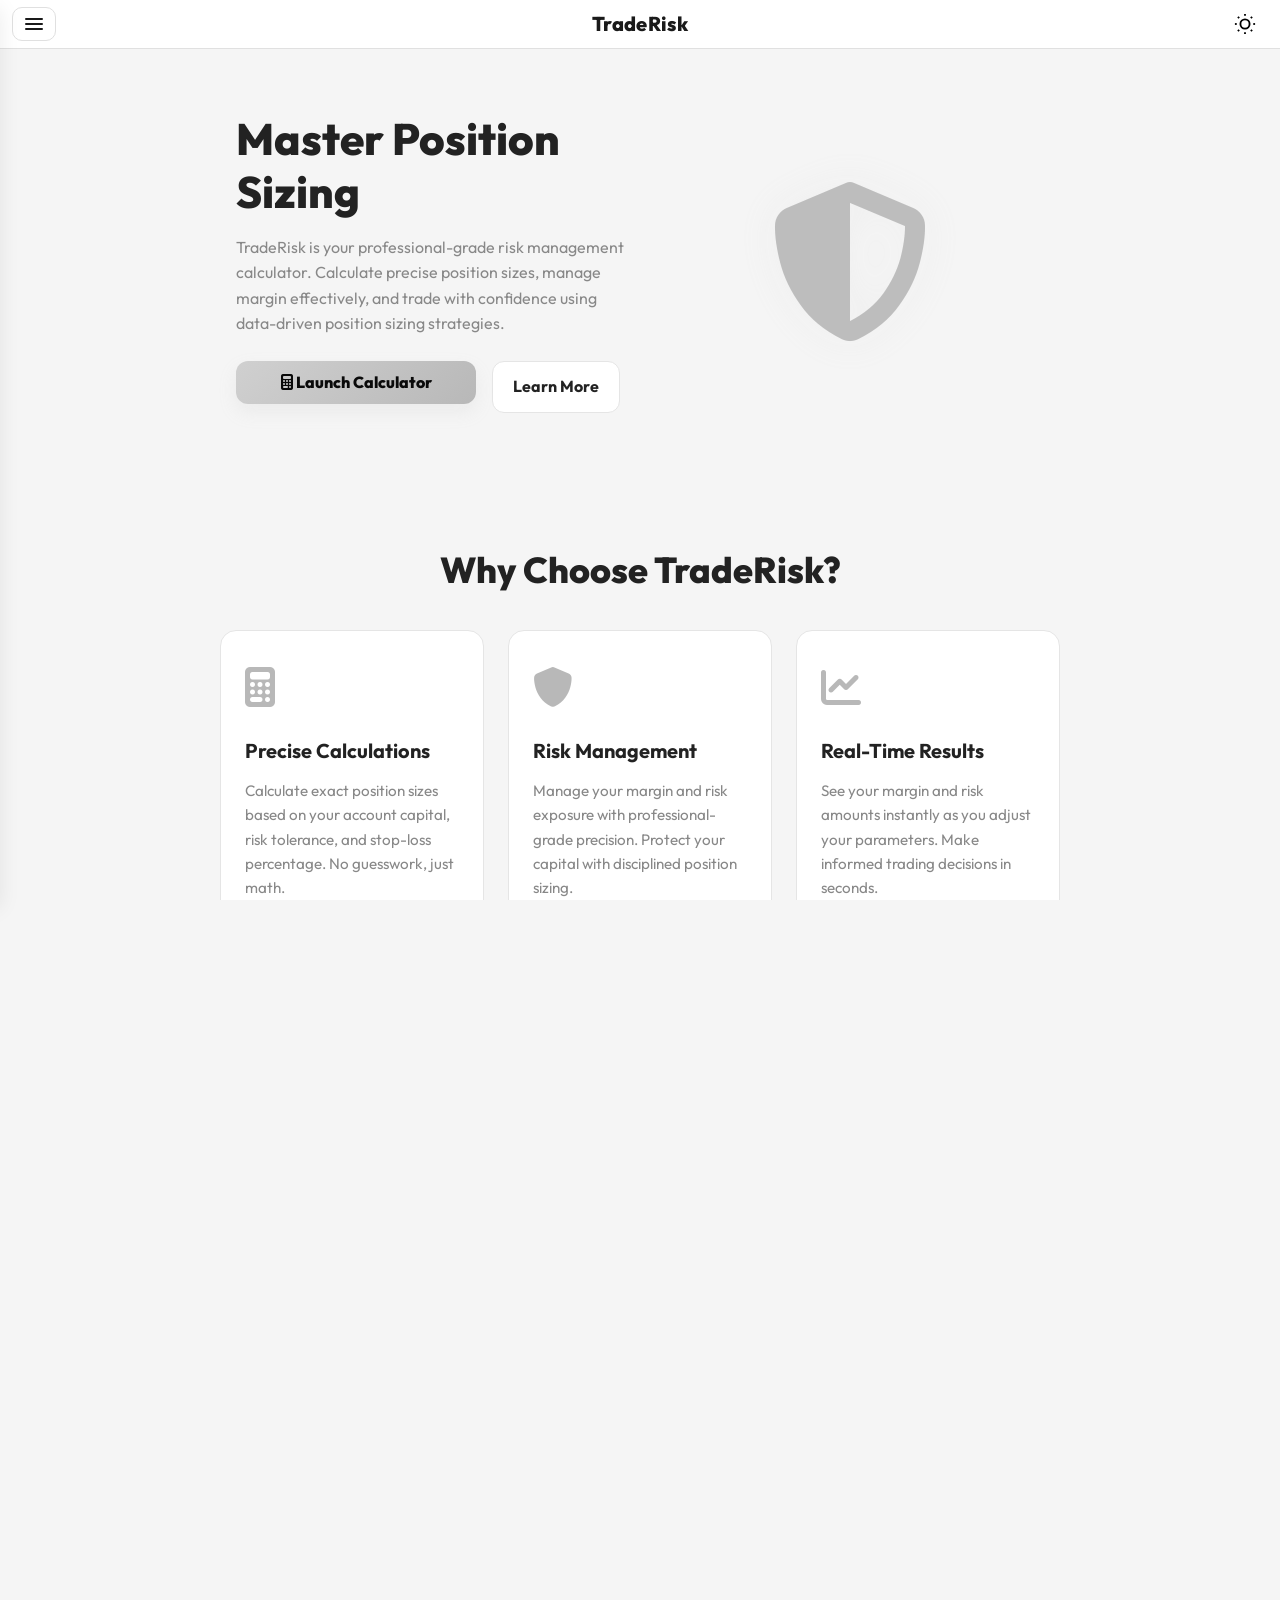
<file: index.html>
<!DOCTYPE html>
<html lang="en" data-theme="dark">
<head>
  <meta charset="UTF-8" />
  <meta name="viewport" content="width=device-width, initial-scale=1" />
  <title>TradeRisk - Professional Risk Management Calculator</title>
  <meta name="description" content="Master position sizing and risk management with TradeRisk. Calculate margins, manage capital, and trade with confidence using data-driven position sizing." />
  <link rel="canonical" href="/index.html" />
  <link rel="stylesheet" href="/styles.css" />
  <link rel="stylesheet" href="https://cdnjs.cloudflare.com/ajax/libs/font-awesome/6.4.0/css/all.min.css">
  <link rel="icon" type="image/svg+xml" href="/images/favicon.svg">
  <link rel="apple-touch-icon" sizes="180x180" href="/images/favicon.svg">
</head>
<body>
  <div class="safe" id="app">
    <!-- Header -->
    <div id="header"></div>

    <!-- Hero Section -->
    <main class="wrap">
      <section class="hero">
        <div class="hero-content">
          <h1 class="hero-title">Master Position Sizing</h1>
          <p class="hero-subtitle">
            TradeRisk is your professional-grade risk management calculator. Calculate precise position sizes, manage margin effectively, and trade with confidence using data-driven position sizing strategies.
          </p>
          <div class="hero-actions">
            <a href="/pages/calculator.html" class="primaryBtn">
              <div class="gradientLayer"><i class="fas fa-calculator"></i> Launch Calculator</div>
            </a>
            <a href="#features" class="secondaryBtn">Learn More</a>
          </div>
        </div>
        <div class="hero-graphic">
          <div class="hero-icon-container">
            <i class="fas fa-shield-halved"></i>
          </div>
        </div>
      </section>

      <!-- Features Section -->
      <section class="features" id="features">
        <h2 class="sectionTitle">Why Choose TradeRisk?</h2>
        <div class="features-grid">

          <div class="feature-card">
            <div class="feature-icon">
              <i class="fas fa-calculator"></i>
            </div>
            <h3>Precise Calculations</h3>
            <p>Calculate exact position sizes based on your account capital, risk tolerance, and stop-loss percentage. No guesswork, just math.</p>
          </div>

          <div class="feature-card">
            <div class="feature-icon">
              <i class="fas fa-shield"></i>
            </div>
            <h3>Risk Management</h3>
            <p>Manage your margin and risk exposure with professional-grade precision. Protect your capital with disciplined position sizing.</p>
          </div>

          <div class="feature-card">
            <div class="feature-icon">
              <i class="fas fa-chart-line"></i>
            </div>
            <h3>Real-Time Results</h3>
            <p>See your margin and risk amounts instantly as you adjust your parameters. Make informed trading decisions in seconds.</p>
          </div>

          <div class="feature-card">
            <div class="feature-icon">
              <i class="fas fa-lock"></i>
            </div>
            <h3>Save Preferences</h3>
            <p>Store your default risk percentages and account capital locally. Quick setup for every trade without re-entering data.</p>
          </div>

          <div class="feature-card">
            <div class="feature-icon">
              <i class="fas fa-mobile-screen-button"></i>
            </div>
            <h3>Mobile Ready</h3>
            <p>Access TradeRisk from any device. Trade on the go with a fully responsive, optimized interface for all screen sizes.</p>
          </div>

          <div class="feature-card">
            <div class="feature-icon">
              <i class="fas fa-tools"></i>
            </div>
            <h3>Premium Indicators</h3>
            <p>Access custom PineScript indicators designed specifically for crypto traders. Enhance your analysis with professional tools.</p>
          </div>

        </div>
      </section>

      <!-- How It Works Section -->
      <section class="how-it-works">
        <h2 class="sectionTitle">How TradeRisk Works</h2>
        <div class="steps-grid">

          <div class="step-card">
            <div class="step-number">1</div>
            <h3>Enter Your Capital</h3>
            <p>Input your total account balance. This is the foundation of your position sizing calculations.</p>
          </div>

          <div class="step-card">
            <div class="step-number">2</div>
            <h3>Set Risk Tolerance</h3>
            <p>Define how much of your account you're willing to risk per trade. We recommend 1-2% for most traders.</p>
          </div>

          <div class="step-card">
            <div class="step-number">3</div>
            <h3>Input Stop-Loss %</h3>
            <p>Enter your stop-loss percentage from your charting platform (e.g., TradingView).</p>
          </div>

          <div class="step-card">
            <div class="step-number">4</div>
            <h3>Get Results</h3>
            <p>Instantly receive your calculated margin and risk amount. Ready to place your trade confidently.</p>
          </div>

        </div>
      </section>

      <!-- Core Belief Section -->
      <section class="cta">
        <h2>The Core Principle</h2>
        <p>
          You can't control the market. But you can control your losses.
        </p>
        <p style="font-size: 0.95rem; margin-top: 1rem;">
          Position sizing is the single most important skill a trader can master. TradeRisk makes it effortless.
        </p>
        <div style="margin-top: 2rem;">
          <a href="/pages/calculator.html" class="primaryBtn">
            <div class="gradientLayer"><i class="fas fa-arrow-right"></i> Start Calculating</div>
          </a>
        </div>
      </section>

    </main>

    <!-- Footer -->
    <div id="footer"></div>
  </div>

  <!-- Scripts -->
  <script src="/load-components.js" defer></script>
  <script src="/functions.js" defer></script>
</body>
</html>
</file>
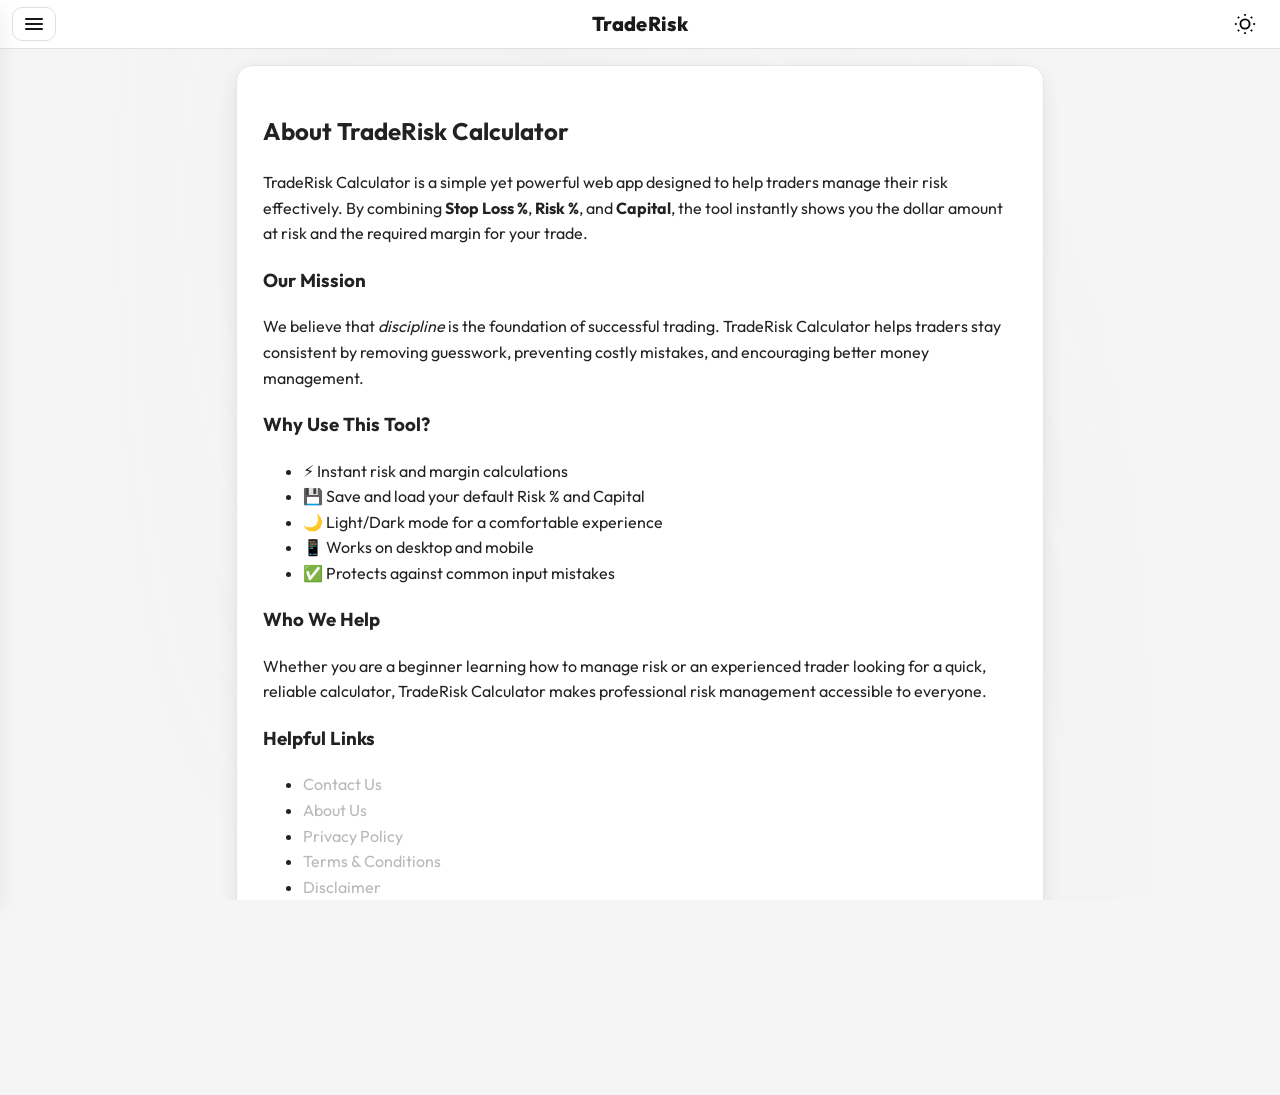
<file: pages/about-us.html>
<!DOCTYPE html>
<html lang="en" data-theme="dark">
<head>
  <meta charset="UTF-8" />
  <meta name="viewport" content="width=device-width, initial-scale=1" />
  <title>About Us | TradeRisk Calculator</title>
  <meta name="description" content="Learn more about TradeRisk Calculator—our mission, how the app works, and how it helps traders manage risk with discipline and confidence." />
  <link rel="canonical" href="/pages/about-us.html" />
  <link rel="stylesheet" href="/styles.css" />
  <link rel="stylesheet" href="https://cdnjs.cloudflare.com/ajax/libs/font-awesome/6.4.0/css/all.min.css">
  <link rel="icon" type="image/svg+xml" href="/images/favicon.svg">
</head>
<body>
  <div class="safe" id="app">
    <!-- Header (shared component) -->
    <div id="header"></div>

    <main class="wrap">
      <section class="container">
        <div class="card">
          <h2>About TradeRisk Calculator</h2>
          <p>
            TradeRisk Calculator is a simple yet powerful web app designed to help traders
            manage their risk effectively. By combining <strong>Stop Loss %</strong>,
            <strong>Risk %</strong>, and <strong>Capital</strong>, the tool instantly shows
            you the dollar amount at risk and the required margin for your trade.
          </p>

          <h3>Our Mission</h3>
          <p>
            We believe that <em>discipline</em> is the foundation of successful trading.
            TradeRisk Calculator helps traders stay consistent by removing guesswork,
            preventing costly mistakes, and encouraging better money management.
          </p>

          <h3>Why Use This Tool?</h3>
          <ul>
            <li>⚡ Instant risk and margin calculations</li>
            <li>💾 Save and load your default Risk % and Capital</li>
            <li>🌙 Light/Dark mode for a comfortable experience</li>
            <li>📱 Works on desktop and mobile</li>
            <li>✅ Protects against common input mistakes</li>
          </ul>

          <h3>Who We Help</h3>
          <p>
            Whether you are a beginner learning how to manage risk or an experienced trader
            looking for a quick, reliable calculator, TradeRisk Calculator makes
            professional risk management accessible to everyone.
          </p>

          <h3>Helpful Links</h3>
          <ul>
            <li><a href="/pages/contact.html">Contact Us</a></li>
            <li><a href="/pages/about-us.html">About Us</a></li>
            <li><a href="/pages/privacy-policy.html">Privacy Policy</a></li>
            <li><a href="/pages/terms.html">Terms &amp; Conditions</a></li>
            <li><a href="/pages/disclaimer.html">Disclaimer</a></li>
          </ul>
        </div>
      </section>
    </main>

    <!-- Footer (shared component) -->
    <div id="footer"></div>
  </div>

  <!-- Schema markup for better SEO -->
  <script type="application/ld+json">
  {
    "@context":"https://schema.org",
    "@type":"WebApplication",
    "name":"TradeRisk Calculator",
    "url":"/index.html",
    "description":"A free risk management tool for traders to calculate risk amount and margin quickly and accurately.",
    "applicationCategory":"FinanceApplication",
    "operatingSystem":"Any",
    "creator": {
      "@type":"Organization",
      "name":"TradeRisk Calculator"
    }
  }
  </script>

  <script src="/load-components.js" defer></script>
  <script src="/functions.js" defer></script>
</body>
</html>
</file>
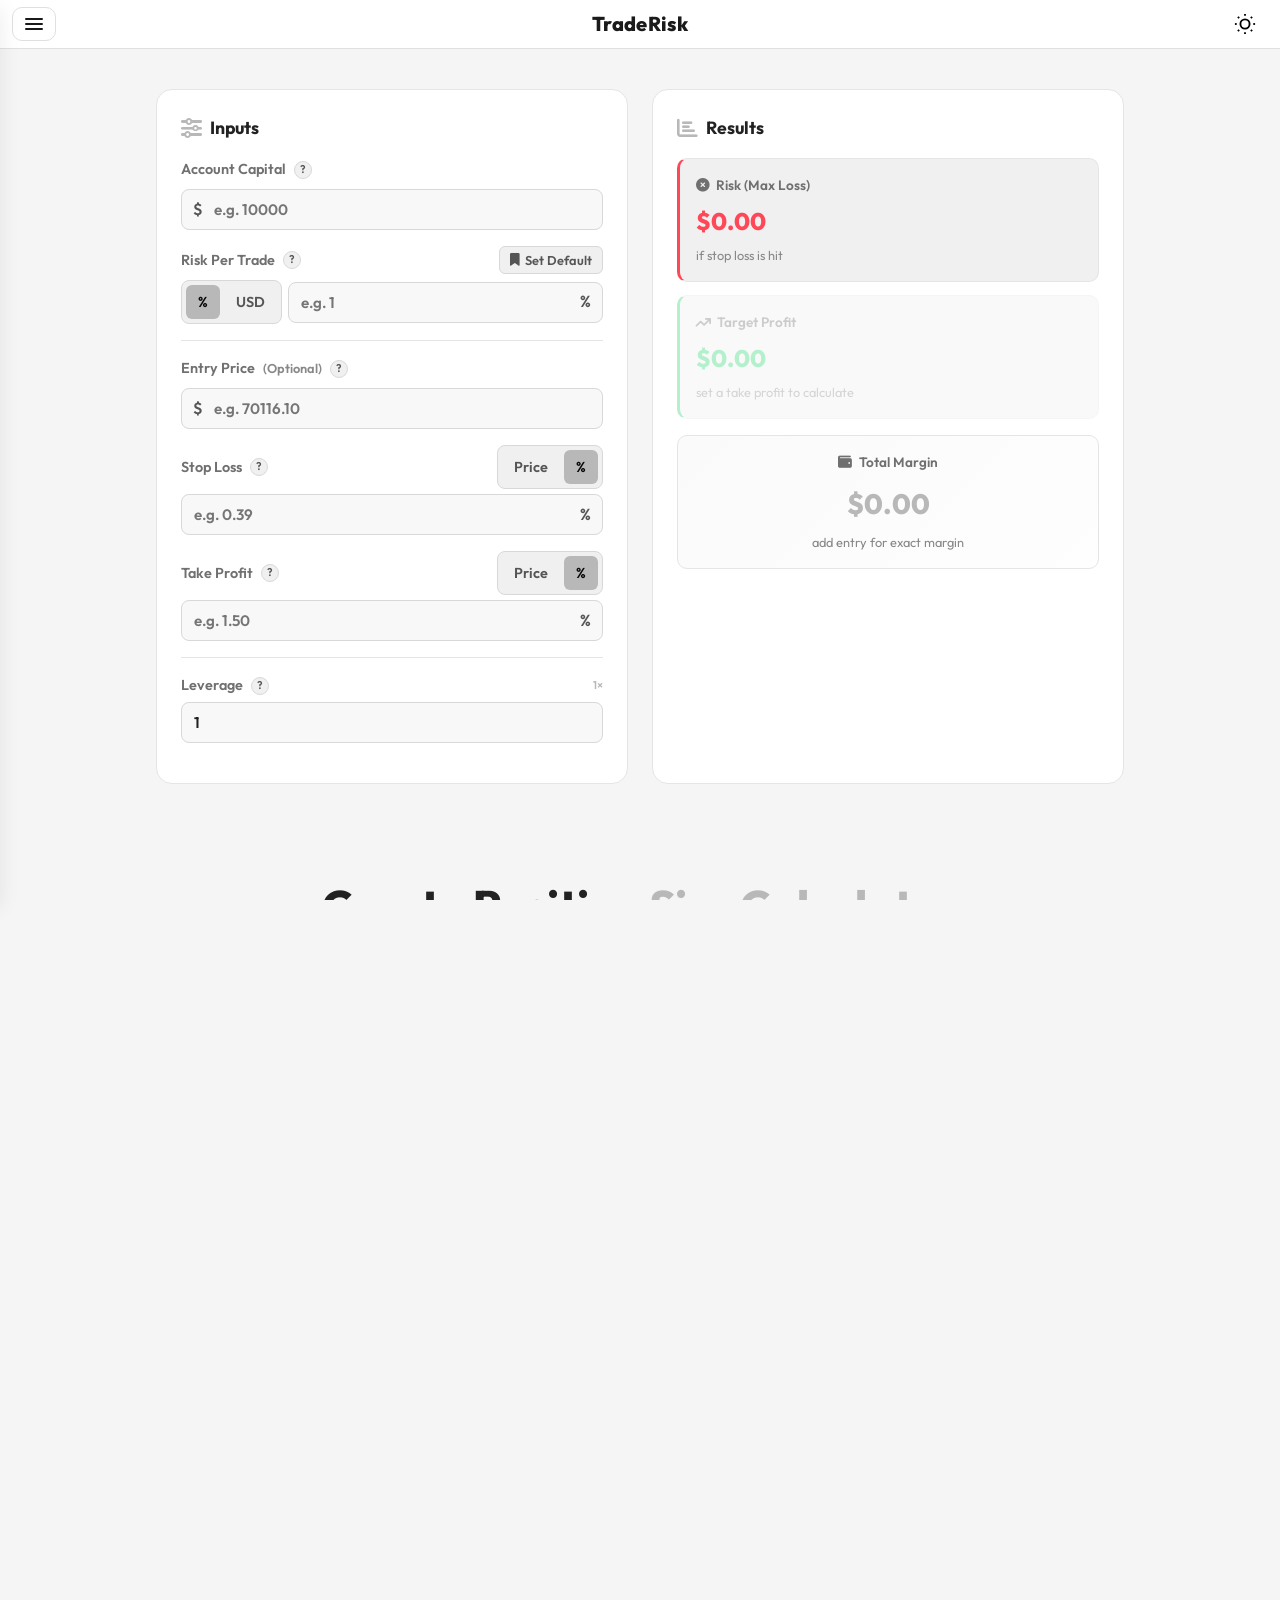
<file: pages/calculator.html>
<!DOCTYPE html>
<html lang="en" data-theme="dark">
<head>
  <meta charset="UTF-8" />
  <meta name="viewport" content="width=device-width, initial-scale=1" />
  <title>Position Size Calculator | TradeRisk</title>
  <meta name="description" content="Calculate exact position size, margin, and risk-to-reward ratio for crypto trades. Real-time results, no signup required." />
  <link rel="canonical" href="/pages/calculator.html" />
  <link rel="stylesheet" href="/styles.css" />
  <link rel="stylesheet" href="https://cdnjs.cloudflare.com/ajax/libs/font-awesome/6.4.0/css/all.min.css">
  <link rel="icon" type="image/svg+xml" href="/images/favicon.svg">
  <style>
    /* Calculator Specific Styles */
    .page-hero {
      text-align: center;
      padding: clamp(2rem, 5vw, 3rem) 1rem;
      margin-bottom: 2rem;
    }
    .page-hero h1 {
      font-size: clamp(2rem, 5vw, 2.75rem);
      font-weight: 800;
      margin: 0 0 1rem;
      color: var(--inputText);
      line-height: var(--lh-tight);
    }
    .page-hero h1 span {
      color: var(--accent);
    }
    .page-hero p {
      font-size: var(--fs-base);
      color: var(--hint);
      margin: 0 0 1.5rem;
      line-height: var(--lh-relaxed);
      max-width: 600px;
      margin-inline: auto;
    }
    .hero-sub {
      display: flex;
      flex-wrap: wrap;
      gap: 1.5rem;
      justify-content: center;
      font-size: 0.95rem;
      color: var(--label);
    }
    .hero-sub span {
      display: flex;
      align-items: center;
      gap: 0.5rem;
    }
    .hero-sub i {
      color: var(--accent);
      font-size: 1.1rem;
    }

    /* Calculator Layout */
    .calc-container {
      display: grid;
      grid-template-columns: 1fr 1fr;
      gap: 1.5rem;
      margin-top: 2.5rem;
      margin-bottom: 3rem;
    }
    @media (max-width: 900px) {
      .calc-container {
        grid-template-columns: 1fr;
      }
    }

    .ccol {
      background: var(--cardBg);
      border: 1px solid var(--cardBorder);
      border-radius: 16px;
      padding: 1.5rem;
    }
    .ccol-title {
      font-size: 1.1rem;
      font-weight: 700;
      color: var(--inputText);
      margin-bottom: 1rem;
      display: flex;
      align-items: center;
      gap: 0.5rem;
    }
    .ccol-title i {
      color: var(--accent);
      font-size: 1.3rem;
    }

    /* Fields */
    .cfield {
      margin-bottom: 1rem;
    }
    .cflbl {
      display: flex;
      justify-content: space-between;
      align-items: center;
      margin-bottom: 0.5rem;
      font-size: 0.9rem;
      font-weight: 600;
      color: var(--label);
    }
    .cflbl-left {
      display: flex;
      align-items: center;
      gap: 0.5rem;
    }
    .ctip {
      display: inline-flex;
      align-items: center;
      justify-content: center;
      width: 18px;
      height: 18px;
      background: var(--miniBtnBg);
      border: 1px solid var(--miniBtnBorder);
      border-radius: 50%;
      font-size: 11px;
      color: var(--miniBtnText);
      cursor: help;
      position: relative;
    }
    .ctip:hover::after {
      content: attr(data-tip);
      position: absolute;
      bottom: 125%;
      left: 50%;
      transform: translateX(-50%);
      background: var(--miniBtnBg);
      border: 1px solid var(--miniBtnBorder);
      color: var(--miniBtnText);
      padding: 0.5rem 0.75rem;
      border-radius: 8px;
      font-size: 12px;
      white-space: nowrap;
      z-index: 10;
      font-weight: 500;
    }

    .cinwrap {
      position: relative;
      display: flex;
      align-items: center;
    }
    .cin {
      width: 100%;
      background: var(--inputBg);
      border: 1px solid var(--inputBorder);
      color: var(--inputText);
      padding: 10px 12px;
      border-radius: 8px;
      font-size: 0.95rem;
      font-weight: 600;
      outline: none;
      font-family: 'Outfit', sans-serif;
      transition: border-color 0.2s ease, box-shadow 0.2s ease;
    }
    .cin:focus {
      border-color: var(--accent);
      box-shadow: 0 0 0 2px rgba(192,192,192,0.15), 0 0 12px rgba(192,192,192,0.1);
    }
    .cin.pre {
      padding-left: 32px;
    }
    .cin.suf {
      padding-right: 45px;
    }
    .cipre {
      position: absolute;
      left: 12px;
      color: var(--miniBtnText);
      font-weight: 600;
      pointer-events: none;
    }
    .cisuf {
      position: absolute;
      right: 12px;
      color: var(--miniBtnText);
      font-weight: 600;
      pointer-events: none;
    }

    /* Toggle Buttons */
    .risk-tgl, .dual-tgl {
      display: flex;
      gap: 4px;
      background: var(--miniBtnBg);
      border: 1px solid var(--miniBtnBorder);
      border-radius: 8px;
      padding: 4px;
    }
    .risk-tgl-btn, .dual-tgl-btn {
      flex: 1;
      padding: 8px 12px;
      border: none;
      background: transparent;
      color: var(--miniBtnText);
      font-weight: 600;
      font-size: 0.9rem;
      cursor: pointer;
      border-radius: 6px;
      transition: all 0.15s ease;
      font-family: 'Outfit', sans-serif;
    }
    .risk-tgl-btn.active, .dual-tgl-btn.active {
      background: var(--accent);
      color: #0a0a0a;
    }
    .risk-tgl-btn:hover, .dual-tgl-btn:hover {
      opacity: 0.8;
    }

    .save-feedback {
      display: none;
      font-size: 0.85rem;
      color: var(--accent-secondary);
      align-items: center;
      gap: 0.4rem;
    }
    .save-feedback.show {
      display: flex;
    }
    .btn-set-def {
      padding: 5px 10px;
      background: var(--miniBtnBg);
      border: 1px solid var(--miniBtnBorder);
      color: var(--miniBtnText);
      border-radius: 6px;
      font-size: 0.8rem;
      cursor: pointer;
      transition: all 0.15s ease;
      display: flex;
      align-items: center;
      gap: 0.3rem;
      font-family: 'Outfit', sans-serif;
      font-weight: 600;
    }
    .btn-set-def:hover {
      border-color: var(--accent);
      color: var(--accent);
    }

    .cdiv {
      border: none;
      border-top: 1px solid var(--cardBorder);
      margin: 1rem 0;
    }

    .lev-note {
      font-size: 0.85rem;
      color: var(--hint);
      margin-top: 0.5rem;
      padding: 8px 12px;
      background: var(--miniBtnBg);
      border-radius: 8px;
      border-left: 2px solid var(--accent);
    }

    /* Results */
    .result-stack {
      display: grid;
      gap: 0.8rem;
      margin-bottom: 1rem;
    }
    .crc {
      padding: 1rem;
      border-radius: 10px;
      border: 1px solid var(--cardBorder);
      background: var(--miniBtnBg);
      transition: all 0.2s ease;
    }
    .crc.loss {
      border-left: 3px solid #ff4757;
    }
    .crc.gain {
      border-left: 3px solid #2ed573;
    }
    .crl {
      font-size: 0.85rem;
      font-weight: 600;
      color: var(--label);
      margin-bottom: 0.3rem;
      display: flex;
      align-items: center;
      gap: 0.4rem;
    }
    .crv {
      font-size: 1.5rem;
      font-weight: 800;
      margin-bottom: 0.3rem;
      font-family: 'Outfit', sans-serif;
    }
    .crv.neg {
      color: #ff4757;
    }
    .crv.pos {
      color: #2ed573;
    }
    .crs {
      font-size: 0.8rem;
      color: var(--hint);
    }

    .margin-card {
      background: linear-gradient(135deg, rgba(192,192,192,0.08) 0%, rgba(192,192,192,0.02) 100%);
      border: 1px solid var(--cardBorder);
      border-radius: 10px;
      padding: 1rem;
      text-align: center;
    }
    .margin-card-label {
      font-size: 0.85rem;
      font-weight: 600;
      color: var(--label);
      margin-bottom: 0.5rem;
      display: flex;
      align-items: center;
      justify-content: center;
      gap: 0.4rem;
    }
    .margin-card-val {
      font-size: 1.75rem;
      font-weight: 800;
      color: var(--accent);
      margin-bottom: 0.3rem;
      font-family: 'Outfit', sans-serif;
    }
    .margin-card-sub {
      font-size: 0.8rem;
      color: var(--hint);
    }

    /* Risk/Reward */
    .rr-section {
      margin-top: 1rem;
      padding: 0.8rem;
      background: var(--miniBtnBg);
      border-radius: 10px;
      border: 1px solid var(--cardBorder);
    }
    .rr-header {
      display: flex;
      justify-content: space-between;
      align-items: center;
      margin-bottom: 0.7rem;
      font-weight: 600;
    }
    .rr-label {
      color: var(--label);
      font-size: 0.9rem;
    }
    .rr-val {
      font-size: 1.3rem;
      color: var(--accent);
      font-family: 'Outfit', sans-serif;
    }
    .rr-track {
      width: 100%;
      height: 8px;
      background: var(--cardBorder);
      border-radius: 4px;
      overflow: hidden;
      margin-bottom: 0.75rem;
    }
    .rr-fill {
      height: 100%;
      background: linear-gradient(90deg, #ff4757 0%, #ffa502 50%, #2ed573 100%);
      width: 0%;
      transition: width 0.2s ease;
    }
    .rr-ticks {
      display: flex;
      justify-content: space-between;
      font-size: 0.75rem;
      color: var(--hint);
      font-weight: 500;
    }

    /* Tips & FAQ */
    .section-title {
      font-size: 1.5rem;
      font-weight: 800;
      color: var(--inputText);
      margin-top: 3rem;
      margin-bottom: 1.5rem;
      padding-left: 1rem;
    }
    .tips-grid {
      display: grid;
      grid-template-columns: repeat(auto-fit, minmax(280px, 1fr));
      gap: 1.5rem;
      margin-bottom: 3rem;
    }
    .tip-card {
      background: var(--cardBg);
      border: 1px solid var(--cardBorder);
      border-radius: 12px;
      padding: 1.5rem;
      transition: all 0.2s ease;
    }
    .tip-card:hover {
      transform: translateY(-4px);
      box-shadow: 0 12px 32px rgba(192,192,192,0.12);
      border-color: var(--accent);
    }
    .tip-icon {
      font-size: 2rem;
      color: var(--accent);
      margin-bottom: 1rem;
    }
    .tip-card h4 {
      font-size: 1.1rem;
      font-weight: 700;
      color: var(--inputText);
      margin: 0 0 0.75rem;
    }
    .tip-card p {
      font-size: 0.95rem;
      color: var(--hint);
      margin: 0;
      line-height: var(--lh-relaxed);
    }

    /* FAQ */
    .faq-list {
      background: var(--cardBg);
      border: 1px solid var(--cardBorder);
      border-radius: 12px;
      overflow: hidden;
      margin-bottom: 3rem;
    }
    .faq-item {
      border-bottom: 1px solid var(--cardBorder);
    }
    .faq-item:last-child {
      border-bottom: none;
    }
    .faq-q {
      padding: 1.25rem;
      background: var(--cardBg);
      cursor: pointer;
      font-weight: 600;
      color: var(--inputText);
      display: flex;
      justify-content: space-between;
      align-items: center;
      transition: all 0.2s ease;
      user-select: none;
    }
    .faq-q:hover {
      background: var(--miniBtnBg);
    }
    .faq-q i {
      transition: transform 0.3s ease;
      color: var(--accent);
    }
    .faq-a {
      max-height: 0;
      overflow: hidden;
      transition: max-height 0.3s ease;
    }
    .faq-a.show {
      max-height: 500px;
    }
    .faq-a-inner {
      padding: 1.25rem;
      background: var(--miniBtnBg);
      color: var(--hint);
      line-height: var(--lh-relaxed);
      font-size: 0.95rem;
    }

    /* Bottom CTA */
    .bottom-cta {
      text-align: center;
      padding: 3rem 2rem;
      background: var(--cardBg);
      border: 1px solid var(--cardBorder);
      border-radius: 16px;
      margin-bottom: 3rem;
    }
    .bottom-cta h2 {
      font-size: clamp(1.75rem, 4vw, 2.25rem);
      font-weight: 800;
      margin: 0 0 1rem;
      color: var(--inputText);
      line-height: var(--lh-tight);
    }
    .bottom-cta h2 span {
      color: var(--accent);
    }
    .bottom-cta p {
      font-size: var(--fs-base);
      color: var(--hint);
      margin: 0 0 1.5rem;
      line-height: var(--lh-relaxed);
    }
    .cta-btns {
      display: flex;
      flex-wrap: wrap;
      gap: 1rem;
      justify-content: center;
    }
    .btn-primary {
      padding: 12px 24px;
      background: linear-gradient(135deg, #d4d4d4, #b8b8b8);
      color: #0a0a0a;
      border: none;
      border-radius: 10px;
      font-weight: 700;
      cursor: pointer;
      text-decoration: none;
      display: inline-flex;
      align-items: center;
      gap: 0.5rem;
      transition: all 0.2s ease;
      font-family: 'Outfit', sans-serif;
    }
    .btn-primary:hover {
      box-shadow: 0 10px 28px rgba(192,192,192,0.25);
      transform: translateY(-2px);
    }
    .btn-ghost-cta {
      padding: 12px 24px;
      background: var(--miniBtnBg);
      color: var(--inputText);
      border: 1px solid var(--cardBorder);
      border-radius: 10px;
      font-weight: 600;
      cursor: pointer;
      text-decoration: none;
      display: inline-flex;
      align-items: center;
      gap: 0.5rem;
      transition: all 0.2s ease;
      font-family: 'Outfit', sans-serif;
    }
    .btn-ghost-cta:hover {
      border-color: var(--accent);
      color: var(--accent);
    }

    .wrap {
      max-width: 1000px;
      margin: 0 auto;
      padding: 0 1rem;
    }
  </style>
</head>
<body>
  <div class="safe" id="app">
    <div id="header"></div>

    <main class="wrap">
      <!-- CALCULATOR -->
      <div class="calc-container">
        <!-- LEFT: INPUTS -->
        <div class="ccol">
          <div class="ccol-title"><i class="fa-solid fa-sliders"></i> Inputs</div>

          <!-- Account Capital -->
          <div class="cfield">
            <div class="cflbl"><div class="cflbl-left">Account Capital <span class="ctip" data-tip="Your total trading account balance in USD.">?</span></div></div>
            <div class="cinwrap"><span class="cipre">$</span><input class="cin pre" type="number" id="cCapital" placeholder="e.g. 10000" min="0" step="any" oninput="cCalc()"></div>
          </div>

          <!-- Risk Per Trade -->
          <div class="cfield">
            <div class="cflbl" style="margin-bottom:6px">
              <div class="cflbl-left">Risk Per Trade <span class="ctip" data-tip="How much you're willing to lose on this trade. 1–2% is standard practice.">?</span></div>
              <div style="display:flex;align-items:center;gap:6px">
                <span class="save-feedback" id="cSaveFeedback"><i class="fa-solid fa-check"></i> Saved</span>
                <button class="btn-set-def" id="cBtnSetDef" onclick="cSaveDefault()"><i class="fa-solid fa-bookmark"></i> Set Default</button>
              </div>
            </div>
            <div style="display:flex;gap:6px">
              <div class="risk-tgl">
                <button class="risk-tgl-btn active" id="cRiskPctBtn" onclick="cSetRiskMode('pct')">%</button>
                <button class="risk-tgl-btn" id="cRiskUsdBtn" onclick="cSetRiskMode('usd')">USD</button>
              </div>
              <div class="cinwrap" style="flex:1">
                <input class="cin suf" type="number" id="cRiskVal" placeholder="e.g. 1" min="0.01" step="any" oninput="cCalc()">
                <span class="cisuf" id="cRiskSuf">%</span>
              </div>
            </div>
          </div>

          <hr class="cdiv">

          <!-- Entry Price (Optional) -->
          <div class="cfield">
            <div class="cflbl"><div class="cflbl-left">Entry Price <span style="font-size:0.8rem;color:var(--hint);">(Optional)</span> <span class="ctip" data-tip="Leave empty for basic calculations. Add for precise margin with leverage.">?</span></div></div>
            <div class="cinwrap"><span class="cipre">$</span><input class="cin pre" type="number" id="cEntry" placeholder="e.g. 70116.10" step="any" oninput="cCalc()"></div>
          </div>

          <!-- Stop Loss -->
          <div class="cfield">
            <div class="cflbl" style="margin-bottom:5px">
              <div class="cflbl-left">Stop Loss <span class="ctip" data-tip="Price mode: exact SL level. % mode: distance from entry as a percentage.">?</span></div>
              <div class="dual-tgl">
                <button class="dual-tgl-btn" id="cSlPriceBtn" onclick="cSetSlMode('price')">Price</button>
                <button class="dual-tgl-btn active" id="cSlPctBtn" onclick="cSetSlMode('pct')">%</button>
              </div>
            </div>
            <div id="cSlPriceWrap" class="cinwrap" style="display:none"><span class="cipre">$</span><input class="cin pre" type="number" id="cSLPrice" placeholder="e.g. 70007.10" step="any" oninput="cCalc()"></div>
            <div id="cSlPctWrap" class="cinwrap"><input class="cin suf" type="number" id="cSLPct" placeholder="e.g. 0.39" step="any" min="0.001" oninput="cCalc()"><span class="cisuf">%</span></div>
          </div>

          <!-- Take Profit -->
          <div class="cfield">
            <div class="cflbl" style="margin-bottom:5px">
              <div class="cflbl-left">Take Profit <span class="ctip" data-tip="Price mode: exact TP level. % mode: distance from entry as a percentage.">?</span></div>
              <div class="dual-tgl">
                <button class="dual-tgl-btn" id="cTpPriceBtn" onclick="cSetTpMode('price')">Price</button>
                <button class="dual-tgl-btn active" id="cTpPctBtn" onclick="cSetTpMode('pct')">%</button>
              </div>
            </div>
            <div id="cTpPriceWrap" class="cinwrap" style="display:none"><span class="cipre">$</span><input class="cin pre" type="number" id="cTPPrice" placeholder="e.g. 71500" step="any" oninput="cCalc()"></div>
            <div id="cTpPctWrap" class="cinwrap"><input class="cin suf" type="number" id="cTPPct" placeholder="e.g. 1.50" step="any" min="0.001" oninput="cCalc()"><span class="cisuf">%</span></div>
          </div>

          <hr class="cdiv">

          <!-- Leverage -->
          <div class="cfield">
            <div class="cflbl" style="margin-bottom:5px">
              <div class="cflbl-left">Leverage <span class="ctip" data-tip="Leverage divides the required margin. 5× on $50 capital = only $10 needed.">?</span></div>
              <span id="cLevDisplay" style="font-size:11px;color:var(--accent);font-family:'Outfit',sans-serif">1×</span>
            </div>
            <input class="cin" type="number" id="cLeverage" value="1" min="1" max="500" step="1" oninput="cCalc()">
            <div class="lev-note" id="cLevNote" style="display:none">
              At <span id="cLevNoteX">1×</span>: control <span id="cLevNotePos">—</span> with <span id="cLevNoteMargin">—</span> margin.
            </div>
          </div>
        </div>

        <!-- RIGHT: OUTPUTS -->
        <div class="ccol">
          <div class="ccol-title"><i class="fa-solid fa-chart-bar"></i> Results</div>

          <div class="result-stack">
            <div class="crc loss">
              <div class="crl"><i class="fa-solid fa-circle-xmark"></i> Risk (Max Loss)</div>
              <div class="crv neg" id="cOutRisk">$0.00</div>
              <div class="crs" id="cOutRiskSub">if stop loss is hit</div>
            </div>
            <div class="crc gain" id="cProfitCard" style="opacity:.35">
              <div class="crl"><i class="fa-solid fa-arrow-trend-up"></i> Target Profit</div>
              <div class="crv pos" id="cOutProfit">$0.00</div>
              <div class="crs" id="cOutProfitSub">set a take profit to calculate</div>
            </div>
          </div>

          <div class="margin-card">
            <div class="margin-card-label"><i class="fa-solid fa-wallet"></i> <span id="cMarginLabel">Capital Required (Margin)</span></div>
            <div class="margin-card-val" id="cOutMargin">$0.00</div>
            <div class="margin-card-sub" id="cOutMarginSub">enter stop loss and risk to calculate</div>
          </div>

          <!-- Risk/Reward Section -->
          <div class="rr-section" id="cRrSection" style="display:none">
            <div class="rr-header"><span class="rr-label">Risk / Reward Ratio</span><span class="rr-val" id="cRrVal">0</span></div>
            <div class="rr-track"><div class="rr-fill" id="cRrFill"></div></div>
            <div class="rr-ticks"><span>Poor</span><span>Average</span><span>Good</span><span>Great 3R+</span></div>
          </div>
        </div>
      </div>

      <!-- HERO -->
      <div class="page-hero">
        <h1>Crypto Position <span>Size Calculator</span></h1>
        <p>Calculate exact position size, leverage, and risk-to-reward ratio for crypto trades. Real-time results, no signup required.</p>
        <div class="hero-sub">
          <span><i class="fa-solid fa-bolt"></i> Real-time results</span>
          <span><i class="fa-solid fa-lock-open"></i> No signup required</span>
          <span><i class="fa-brands fa-bitcoin"></i> For Crypto Traders</span>
        </div>
      </div>

      <!-- TIPS -->
      <div class="section-title">Risk Management Fundamentals</div>
      <div class="tips-grid">
        <div class="tip-card">
          <div class="tip-icon"><i class="fa-solid fa-percent"></i></div>
          <h4>Risk 1–2% per trade</h4>
          <p>Professional traders rarely risk more than 1–2% of their account on a single trade. This keeps drawdowns manageable and lets you survive losing streaks.</p>
        </div>
        <div class="tip-card">
          <div class="tip-icon"><i class="fa-solid fa-scale-balanced"></i></div>
          <h4>Aim for 2R or better</h4>
          <p>A minimum 2:1 reward-to-risk ratio means you only need a 34% win rate to break even. At 50% win rate with 2R, you grow consistently over time.</p>
        </div>
        <div class="tip-card">
          <div class="tip-icon"><i class="fa-solid fa-shield-halved"></i></div>
          <h4>Protect your capital first</h4>
          <p>Capital preservation is the #1 job. A 50% loss requires a 100% gain to recover. Use this calculator every time, no exceptions.</p>
        </div>
        <div class="tip-card">
          <div class="tip-icon"><i class="fa-solid fa-chart-line"></i></div>
          <h4>Leverage cuts both ways</h4>
          <p>High leverage amplifies gains but also losses. Always size your position based on your SL distance — not your account balance alone.</p>
        </div>
        <div class="tip-card">
          <div class="tip-icon"><i class="fa-solid fa-arrows-spin"></i></div>
          <h4>Consistency over perfection</h4>
          <p>One outsized loss can erase weeks of gains. Consistent 1–2% risk sizing across hundreds of trades compounds into edge.</p>
        </div>
        <div class="tip-card">
          <div class="tip-icon"><i class="fa-solid fa-book-open"></i></div>
          <h4>Track every trade</h4>
          <p>Knowing your position size is only half the edge. Log every trade to discover which setups actually work for you.</p>
        </div>
      </div>

      <!-- FAQ -->
      <div class="section-title">Frequently Asked Questions</div>
      <div class="faq-list">
        <div class="faq-item">
          <div class="faq-q" onclick="toggleFaq(this)">How does position size affect my risk? <i class="fa-solid fa-chevron-down"></i></div>
          <div class="faq-a"><div class="faq-a-inner">Your position size determines how much money you make or lose per price unit. By sizing your position so that your stop loss equals exactly your risk amount, you ensure every trade risks the same dollar amount — regardless of the stop loss distance. This is the foundation of professional risk management.</div></div>
        </div>
        <div class="faq-item">
          <div class="faq-q" onclick="toggleFaq(this)">What's the difference between % and USD risk mode? <i class="fa-solid fa-chevron-down"></i></div>
          <div class="faq-a"><div class="faq-a-inner">% mode calculates your risk as a fraction of your account (e.g. 1% of $1,000 = $10 risk). USD mode lets you set a fixed dollar amount to risk per trade regardless of account size. Most traders prefer % mode so risk scales proportionally as their account grows.</div></div>
        </div>
        <div class="faq-item">
          <div class="faq-q" onclick="toggleFaq(this)">What is a good risk-to-reward ratio? <i class="fa-solid fa-chevron-down"></i></div>
          <div class="faq-a"><div class="faq-a-inner">Most professional traders target at least 1:2 (risk $1 to make $2). At a 1:2 R:R ratio, you can be right only 34% of the time and still break even. At 50% accuracy you grow steadily. A 1:3 or better ratio gives you a significant statistical edge.</div></div>
        </div>
        <div class="faq-item">
          <div class="faq-q" onclick="toggleFaq(this)">Does leverage change my position size? <i class="fa-solid fa-chevron-down"></i></div>
          <div class="faq-a"><div class="faq-a-inner">Leverage changes how much margin (capital) you need to hold a position, but it does NOT change your risk amount. Your risk is always defined by your stop loss. Using 10× leverage with a $100 risk still means you lose $100 if the SL is hit — but you only need 1/10th of the capital.</div></div>
        </div>
        <div class="faq-item">
          <div class="faq-q" onclick="toggleFaq(this)">Why should I use position sizing? <i class="fa-solid fa-chevron-down"></i></div>
          <div class="faq-a"><div class="faq-a-inner">Position sizing is the difference between sustainable long-term trading and blowing up your account. When you risk a consistent percentage on every trade, your wins and losses scale with your account. This allows you to survive bad stretches and capitalize on winning streaks.</div></div>
        </div>
      </div>

      <!-- BOTTOM CTA -->
      <div class="bottom-cta">
        <h2>Master your <span>position sizing</span></h2>
        <p>Use this calculator before every trade to ensure disciplined, consistent risk management across all your trades.</p>
        <div class="cta-btns">
          <a href="/pages/indicators.html" class="btn-primary"><i class="fa-solid fa-chart-line"></i> View Indicators</a>
          <a href="/#features" class="btn-ghost-cta"><i class="fa-solid fa-circle-info"></i> Learn more</a>
        </div>
      </div>
    </main>

    <div id="footer"></div>
  </div>

  <div id="toast" role="status" aria-live="polite"></div>

  <script>
    // ========== LOCAL STORAGE MANAGEMENT ==========
    function getStorageKey(key) {
      return `traderisk_${key}`;
    }

    function loadDefaults() {
      const defaultRisk = localStorage.getItem(getStorageKey('defaultRisk'));
      const defaultCapital = localStorage.getItem(getStorageKey('defaultCapital'));
      const defaultRiskMode = localStorage.getItem(getStorageKey('riskMode')) || 'pct';

      if (defaultCapital) {
        document.getElementById('cCapital').value = defaultCapital;
      }
      if (defaultRisk) {
        document.getElementById('cRiskVal').value = defaultRisk;
      }
      if (defaultRiskMode) {
        cSetRiskMode(defaultRiskMode);
      }

      // Set default modes for SL and TP to %
      cSetSlMode('pct');
      cSetTpMode('pct');
    }

    function cSaveDefault() {
      const capital = document.getElementById('cCapital').value;
      const riskVal = document.getElementById('cRiskVal').value;
      const riskMode = document.getElementById('cRiskPctBtn').classList.contains('active') ? 'pct' : 'usd';

      localStorage.setItem(getStorageKey('defaultCapital'), capital);
      localStorage.setItem(getStorageKey('defaultRisk'), riskVal);
      localStorage.setItem(getStorageKey('riskMode'), riskMode);

      showFeedback();
    }

    function showFeedback() {
      const feedback = document.getElementById('cSaveFeedback');
      feedback.classList.add('show');
      setTimeout(() => feedback.classList.remove('show'), 2000);
    }

    // ========== TOGGLE MODES ==========
    function cSetRiskMode(mode) {
      const pctBtn = document.getElementById('cRiskPctBtn');
      const usdBtn = document.getElementById('cRiskUsdBtn');
      const suffix = document.getElementById('cRiskSuf');

      if (mode === 'pct') {
        pctBtn.classList.add('active');
        usdBtn.classList.remove('active');
        suffix.textContent = '%';
      } else {
        usdBtn.classList.add('active');
        pctBtn.classList.remove('active');
        suffix.textContent = 'USD';
      }
      cCalc();
    }

    function cSetSlMode(mode) {
      const priceBtn = document.getElementById('cSlPriceBtn');
      const pctBtn = document.getElementById('cSlPctBtn');
      const priceWrap = document.getElementById('cSlPriceWrap');
      const pctWrap = document.getElementById('cSlPctWrap');

      if (mode === 'price') {
        priceBtn.classList.add('active');
        pctBtn.classList.remove('active');
        priceWrap.style.display = 'flex';
        pctWrap.style.display = 'none';
      } else {
        pctBtn.classList.add('active');
        priceBtn.classList.remove('active');
        pctWrap.style.display = 'flex';
        priceWrap.style.display = 'none';
      }
      cCalc();
    }

    function cSetTpMode(mode) {
      const priceBtn = document.getElementById('cTpPriceBtn');
      const pctBtn = document.getElementById('cTpPctBtn');
      const priceWrap = document.getElementById('cTpPriceWrap');
      const pctWrap = document.getElementById('cTpPctWrap');

      if (mode === 'price') {
        priceBtn.classList.add('active');
        pctBtn.classList.remove('active');
        priceWrap.style.display = 'flex';
        pctWrap.style.display = 'none';
      } else {
        pctBtn.classList.add('active');
        priceBtn.classList.remove('active');
        pctWrap.style.display = 'flex';
        priceWrap.style.display = 'none';
      }
      cCalc();
    }

    // ========== MAIN CALCULATION ==========
    function cCalc() {
      const capital = parseFloat(document.getElementById('cCapital').value) || 0;
      const riskVal = parseFloat(document.getElementById('cRiskVal').value) || 0;
      const riskMode = document.getElementById('cRiskPctBtn').classList.contains('active') ? 'pct' : 'usd';
      const entry = parseFloat(document.getElementById('cEntry').value) || 0;
      const leverage = parseFloat(document.getElementById('cLeverage').value) || 1;

      // Calculate risk amount
      let riskAmount = 0;
      if (riskMode === 'pct') {
        riskAmount = (capital * riskVal) / 100;
      } else {
        riskAmount = riskVal;
      }

      // Calculate Stop Loss percentage
      let slPct = 0;
      const slPriceMode = document.getElementById('cSlPriceBtn').classList.contains('active');
      if (slPriceMode) {
        const slPrice = parseFloat(document.getElementById('cSLPrice').value) || 0;
        if (entry > 0) {
          slPct = Math.abs((entry - slPrice) / entry) * 100;
        }
      } else {
        slPct = parseFloat(document.getElementById('cSLPct').value) || 0;
      }

      // Calculate position size and margin
      let positionSize = 0;
      let requiredMargin = 0;

      if (slPct > 0 && riskAmount > 0) {
        // Notional position value (can be calculated without entry price)
        const notionalPosition = riskAmount / (slPct / 100);

        if (entry > 0) {
          // If entry is provided: calculate position in units and required margin
          positionSize = notionalPosition / entry;
          requiredMargin = (positionSize * entry) / leverage;
        } else {
          // Without entry: show notional exposure as margin requirement
          positionSize = notionalPosition / leverage;
          requiredMargin = positionSize;
        }
      }

      // Format outputs
      document.getElementById('cOutRisk').textContent = '$' + riskAmount.toFixed(2);

      // Calculate Target Profit
      const tpPriceMode = document.getElementById('cTpPriceBtn').classList.contains('active');
      const profitCard = document.getElementById('cProfitCard');
      if (tpPriceMode) {
        const tpPrice = parseFloat(document.getElementById('cTPPrice').value) || 0;
        if (tpPrice > 0) {
          const profitPerUnit = tpPrice - entry;
          const totalProfit = profitPerUnit * positionSize;
          document.getElementById('cOutProfit').textContent = '$' + totalProfit.toFixed(2);
          document.getElementById('cOutProfitSub').textContent = 'at target price';
          profitCard.style.opacity = totalProfit > 0 ? '1' : '0.35';
          calculateRiskReward(riskAmount, Math.abs(totalProfit));
        } else {
          profitCard.style.opacity = '0.35';
          document.getElementById('cRrSection').style.display = 'none';
        }
      } else {
        const tpPct = parseFloat(document.getElementById('cTPPct').value) || 0;
        if (tpPct > 0) {
          const tpPrice = entry * (1 + tpPct / 100);
          const profitPerUnit = tpPrice - entry;
          const totalProfit = profitPerUnit * positionSize;
          document.getElementById('cOutProfit').textContent = '$' + totalProfit.toFixed(2);
          document.getElementById('cOutProfitSub').textContent = `at +${tpPct}%`;
          profitCard.style.opacity = totalProfit > 0 ? '1' : '0.35';
          calculateRiskReward(riskAmount, Math.abs(totalProfit));
        } else {
          profitCard.style.opacity = '0.35';
          document.getElementById('cRrSection').style.display = 'none';
        }
      }

      document.getElementById('cOutMargin').textContent = '$' + requiredMargin.toFixed(2);

      // Update margin label based on entry price
      const marginLabel = document.getElementById('cMarginLabel');
      if (entry > 0) {
        marginLabel.textContent = 'Total Margin';
        document.getElementById('cOutMarginSub').textContent = 'at ' + leverage + 'x leverage';
      } else {
        marginLabel.textContent = 'Total Margin';
        document.getElementById('cOutMarginSub').textContent = 'add entry for exact margin';
      }

      // Leverage note
      const levNote = document.getElementById('cLevNote');
      if (leverage > 1) {
        document.getElementById('cLevDisplay').textContent = leverage + '×';
        document.getElementById('cLevNoteX').textContent = leverage + '×';
        document.getElementById('cLevNotePos').textContent = '$' + (positionSize * entry).toFixed(2);
        document.getElementById('cLevNoteMargin').textContent = '$' + requiredMargin.toFixed(2);
        levNote.style.display = 'block';
      } else {
        levNote.style.display = 'none';
      }
    }

    function calculateRiskReward(risk, reward) {
      if (reward <= 0) return;
      const ratio = reward / risk;
      const rrSection = document.getElementById('cRrSection');
      rrSection.style.display = 'block';
      document.getElementById('cRrVal').textContent = ratio.toFixed(2) + ':1';

      const fillPercent = Math.min((ratio / 3) * 100, 100);
      document.getElementById('cRrFill').style.width = fillPercent + '%';
    }

    function toggleFaq(element) {
      const answer = element.nextElementSibling;
      const icon = element.querySelector('i');
      answer.classList.toggle('show');
      icon.style.transform = answer.classList.contains('show') ? 'rotate(180deg)' : 'rotate(0)';
    }

    // Load defaults on page load
    document.addEventListener('DOMContentLoaded', () => {
      loadDefaults();
      cCalc();
    });
  </script>

  <script src="/load-components.js" defer></script>
  <script src="/functions.js" defer></script>
</body>
</html>
</file>
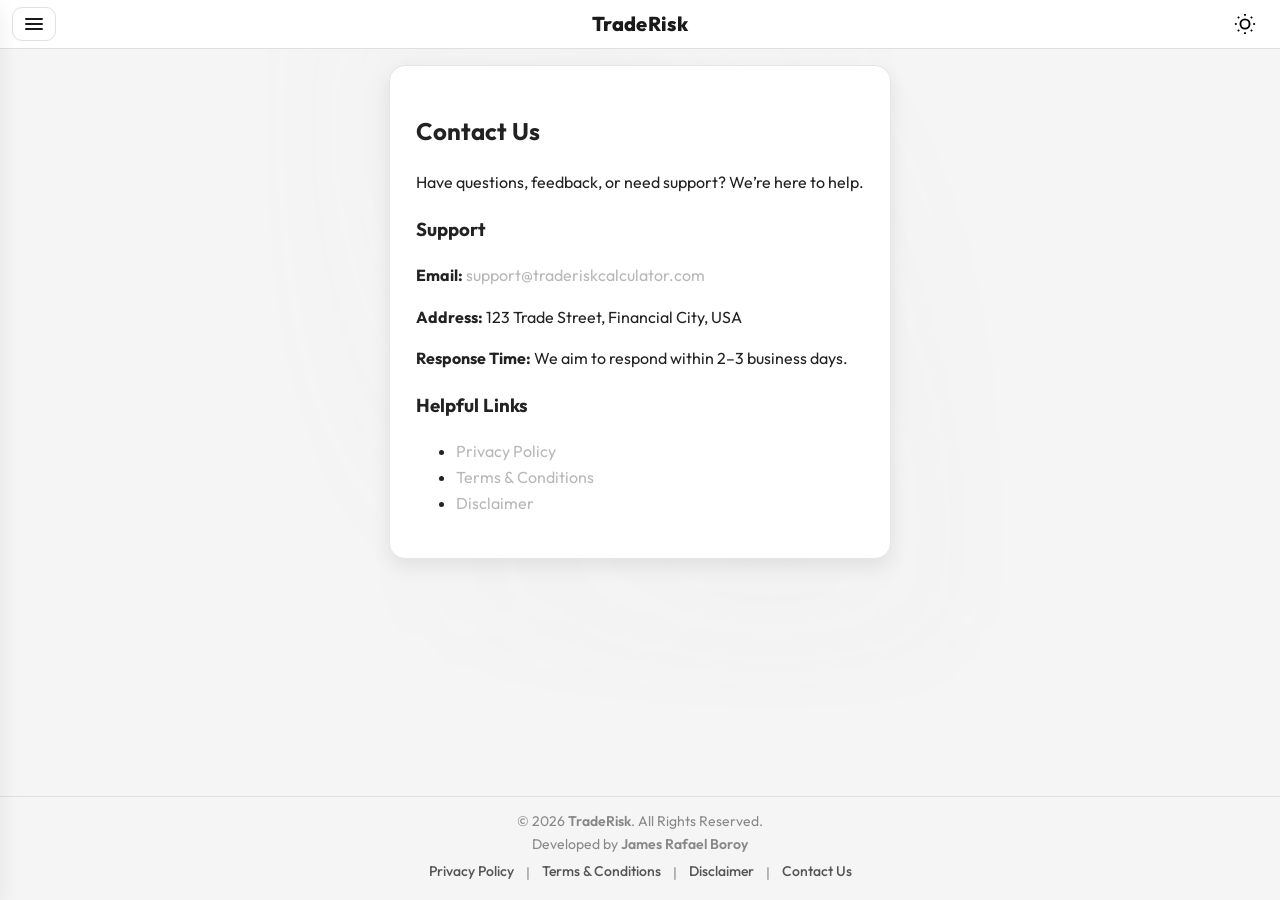
<file: pages/contact.html>
<!DOCTYPE html>
<html lang="en" data-theme="dark">
<head>
  <meta charset="UTF-8" />
  <meta name="viewport" content="width=device-width, initial-scale=1" />
  <title>Contact Us | TradeRisk Calculator</title>
  <meta name="description" content="Get support for TradeRisk Calculator. Contact our team by email, view our address, and find links to Privacy Policy, Terms, and Disclaimer." />
  <link rel="canonical" href="/pages/contact.html" />
  <link rel="stylesheet" href="/styles.css" />
  <link rel="stylesheet" href="https://cdnjs.cloudflare.com/ajax/libs/font-awesome/6.4.0/css/all.min.css">
  <link rel="icon" type="image/svg+xml" href="/images/favicon.svg">
</head>
<body>
  <div class="safe" id="app">
    <!-- Header (shared component) -->
    <div id="header"></div>

    <main class="wrap">
      <section class="container">
        <div class="card">
          <h2>Contact Us</h2>
          <p>Have questions, feedback, or need support? We’re here to help.</p>

          <h3>Support</h3>
          <p><strong>Email:</strong> <a href="mailto:support@traderiskcalculator.com">support@traderiskcalculator.com</a></p>
          <p><strong>Address:</strong> 123 Trade Street, Financial City, USA</p>
          <p><strong>Response Time:</strong> We aim to respond within 2–3 business days.</p>

          <h3>Helpful Links</h3>
          <ul>
            <li><a href="/pages/privacy-policy.html">Privacy Policy</a></li>
            <li><a href="/pages/terms.html">Terms &amp; Conditions</a></li>
            <li><a href="/pages/disclaimer.html">Disclaimer</a></li>
          </ul>
        </div>
      </section>
    </main>

    <!-- Footer (shared component) -->
    <div id="footer"></div>
  </div>

  <!-- Organization + contact schema to help search engines -->
  <script type="application/ld+json">
  {
    "@context":"https://schema.org",
    "@type":"Organization",
    "name":"TradeRisk Calculator",
    "url":"/index.html",
    "contactPoint":[{
      "@type":"ContactPoint",
      "contactType":"customer support",
      "email":"support@traderiskcalculator.com",
      "areaServed":"Worldwide",
      "availableLanguage":["en"]
    }]
  }
  </script>

  <script src="/load-components.js" defer></script>
  <script src="/functions.js" defer></script>
</body>
</html>
</file>
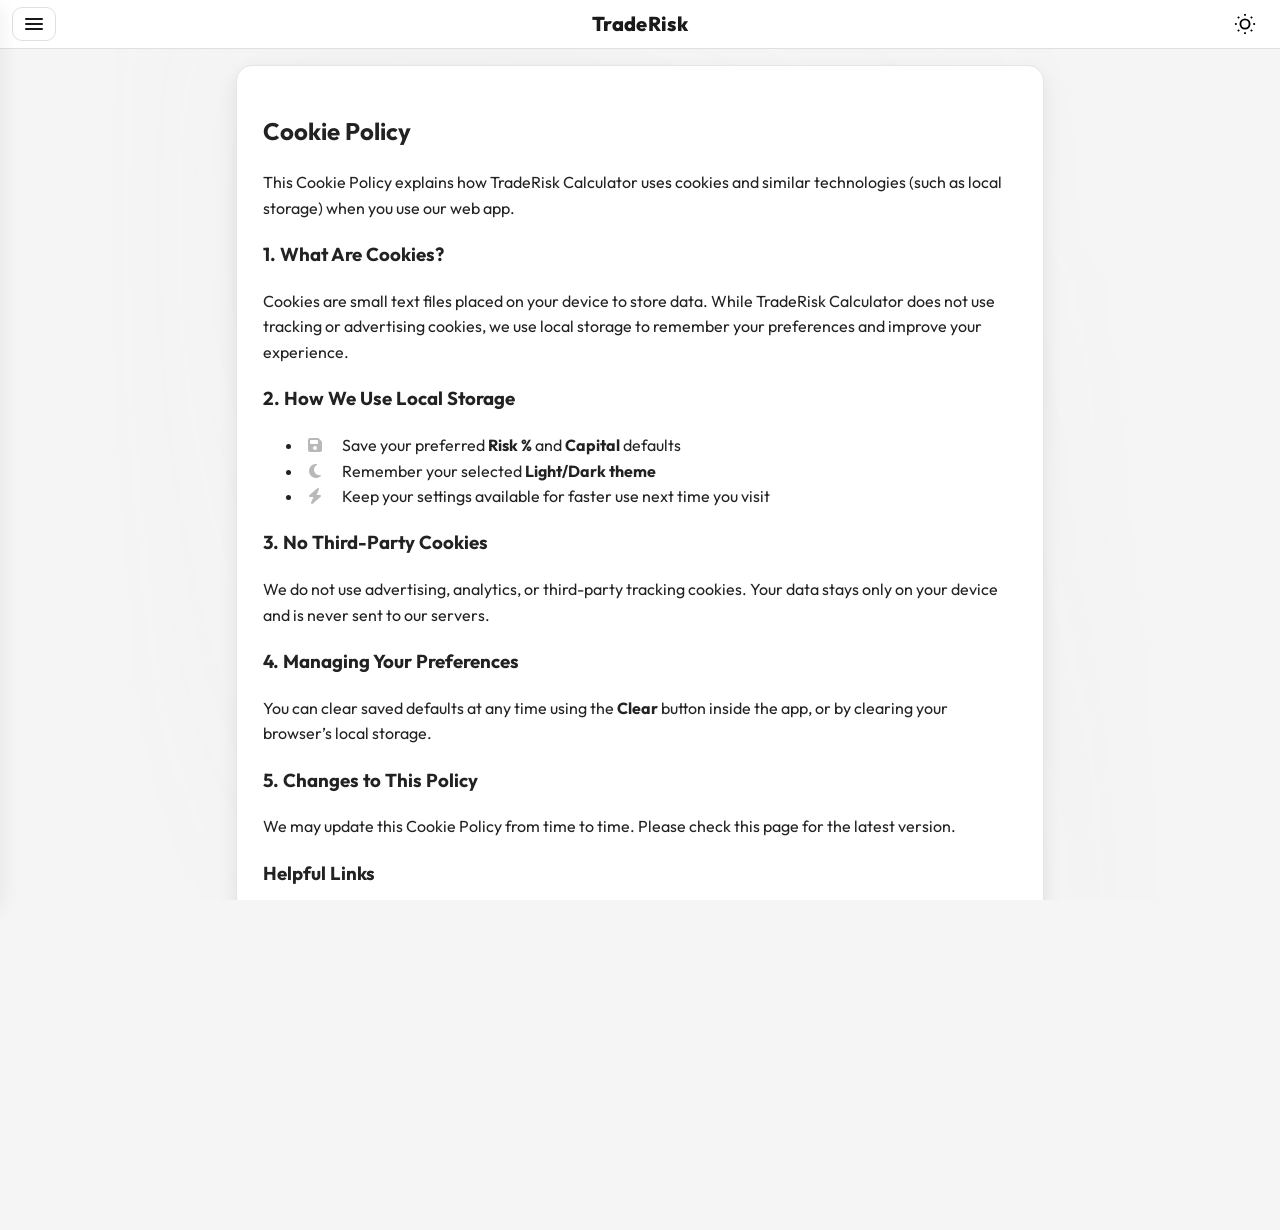
<file: pages/cookies.html>
<!DOCTYPE html>
<html lang="en" data-theme="dark">
<head>
  <meta charset="UTF-8" />
  <meta name="viewport" content="width=device-width, initial-scale=1" />
  <title>Cookie Policy | TradeRisk Calculator</title>
  <meta name="description" content="Learn how TradeRisk Calculator uses cookies and local storage to improve your experience." />
  <link rel="canonical" href="/pages/cookies.html" />
  <link rel="stylesheet" href="/styles.css" />
  <link rel="stylesheet" href="https://cdnjs.cloudflare.com/ajax/libs/font-awesome/6.4.0/css/all.min.css">
  <link rel="icon" type="image/svg+xml" href="/images/favicon.svg">
</head>
<body>
  <div class="safe" id="app">
    <!-- Header (shared component) -->
    <div id="header"></div>

    <main class="wrap">
      <section class="container">
        <div class="card">
          <h2>Cookie Policy</h2>
          <p>
            This Cookie Policy explains how TradeRisk Calculator uses cookies and similar
            technologies (such as local storage) when you use our web app.
          </p>

          <h3>1. What Are Cookies?</h3>
          <p>
            Cookies are small text files placed on your device to store data. While TradeRisk
            Calculator does not use tracking or advertising cookies, we use local storage to
            remember your preferences and improve your experience.
          </p>

          <h3>2. How We Use Local Storage</h3>
          <ul>
            <li><i class="fas fa-floppy-disk"></i> Save your preferred <strong>Risk %</strong> and <strong>Capital</strong> defaults</li>
            <li><i class="fas fa-moon"></i> Remember your selected <strong>Light/Dark theme</strong></li>
            <li><i class="fas fa-bolt"></i> Keep your settings available for faster use next time you visit</li>
          </ul>

          <h3>3. No Third-Party Cookies</h3>
          <p>
            We do not use advertising, analytics, or third-party tracking cookies.
            Your data stays only on your device and is never sent to our servers.
          </p>

          <h3>4. Managing Your Preferences</h3>
          <p>
            You can clear saved defaults at any time using the <strong>Clear</strong> button
            inside the app, or by clearing your browser’s local storage.
          </p>

          <h3>5. Changes to This Policy</h3>
          <p>
            We may update this Cookie Policy from time to time. Please check this page for the
            latest version.
          </p>

          <h3>Helpful Links</h3>
          <ul>
            <li><a href="privacy-policy.html">Privacy Policy</a></li>
            <li><a href="terms.html">Terms &amp; Conditions</a></li>
            <li><a href="disclaimer.html">Disclaimer</a></li>
            <li><a href="about.html">About Us</a></li>
            <li><a href="contact.html">Contact Us</a></li>
          </ul>
        </div>
      </section>
    </main>

    <!-- Footer (shared component) -->
    <div id="footer"></div>
  </div>

  <!-- Schema markup -->
  <script type="application/ld+json">
  {
    "@context":"https://schema.org",
    "@type":"WebPage",
    "name":"Cookie Policy | TradeRisk Calculator",
    "description":"How TradeRisk Calculator uses cookies and local storage to improve user experience.",
    "url":"cookie-policy.html"
  }
  </script>

  <script src="/load-components.js" defer></script>
  <script src="/functions.js" defer></script>
</body>
</html>
</file>
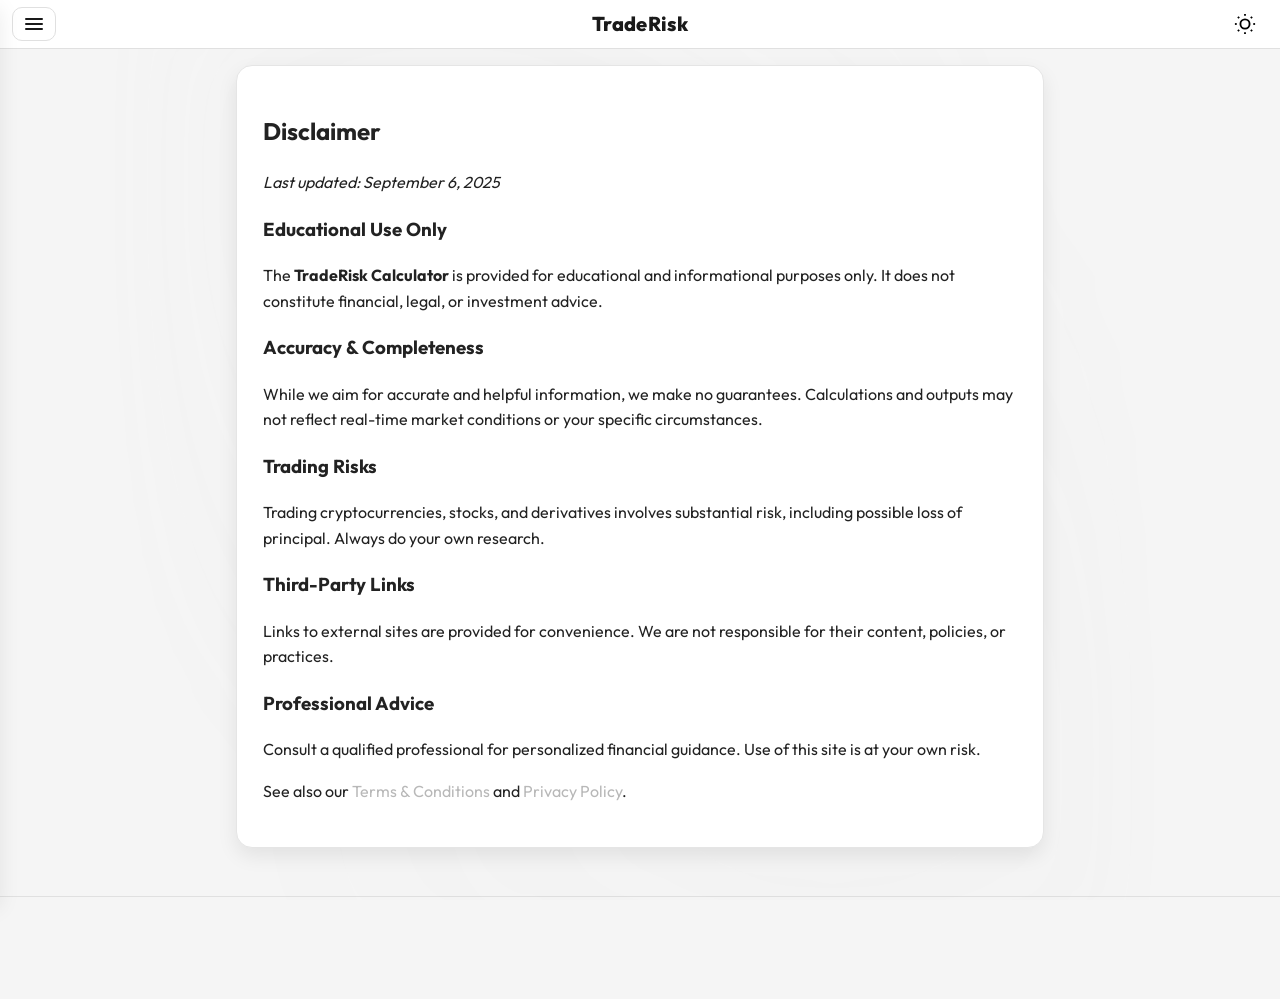
<file: pages/disclaimer.html>
<!DOCTYPE html>
<html lang="en" data-theme="dark">
<head>
  <meta charset="UTF-8" />
  <meta name="viewport" content="width=device-width, initial-scale=1" />
  <title>Disclaimer | TradeRisk Calculator</title>
  <meta name="description" content="Read the educational-use and risk disclaimer for TradeRisk Calculator. Understand limitations, accuracy, third-party links, and professional advice warnings." />
  <link rel="canonical" href="/pages/disclaimer.html" />
  <link rel="stylesheet" href="/styles.css" />
  <link rel="stylesheet" href="https://cdnjs.cloudflare.com/ajax/libs/font-awesome/6.4.0/css/all.min.css">
  <link rel="icon" type="image/svg+xml" href="/images/favicon.svg">
</head>
<body>
  <div class="safe" id="app">
    <!-- Header (shared component) -->
    <div id="header"></div>

    <main class="wrap">
      <section class="container">
        <div class="card">
          <h2>Disclaimer</h2>
          <p><em>Last updated: September 6, 2025</em></p>

          <h3>Educational Use Only</h3>
          <p>
            The <strong>TradeRisk Calculator</strong> is provided for educational and informational purposes only.
            It does not constitute financial, legal, or investment advice.
          </p>

          <h3>Accuracy &amp; Completeness</h3>
          <p>
            While we aim for accurate and helpful information, we make no guarantees. Calculations and outputs may not reflect real-time market conditions or your specific circumstances.
          </p>

          <h3>Trading Risks</h3>
          <p>Trading cryptocurrencies, stocks, and derivatives involves substantial risk, including possible loss of principal. Always do your own research.</p>

          <h3>Third-Party Links</h3>
          <p>Links to external sites are provided for convenience. We are not responsible for their content, policies, or practices.</p>

          <h3>Professional Advice</h3>
          <p>Consult a qualified professional for personalized financial guidance. Use of this site is at your own risk.</p>

          <p>See also our <a href="/pages/terms.html">Terms &amp; Conditions</a> and <a href="/pages/privacy-policy.html">Privacy Policy</a>.</p>
        </div>
      </section>
    </main>

    <!-- Footer (shared component) -->
    <div id="footer"></div>
  </div>

  <script src="/load-components.js" defer></script>
  <script src="/functions.js" defer></script>
</body>
</html>
</file>
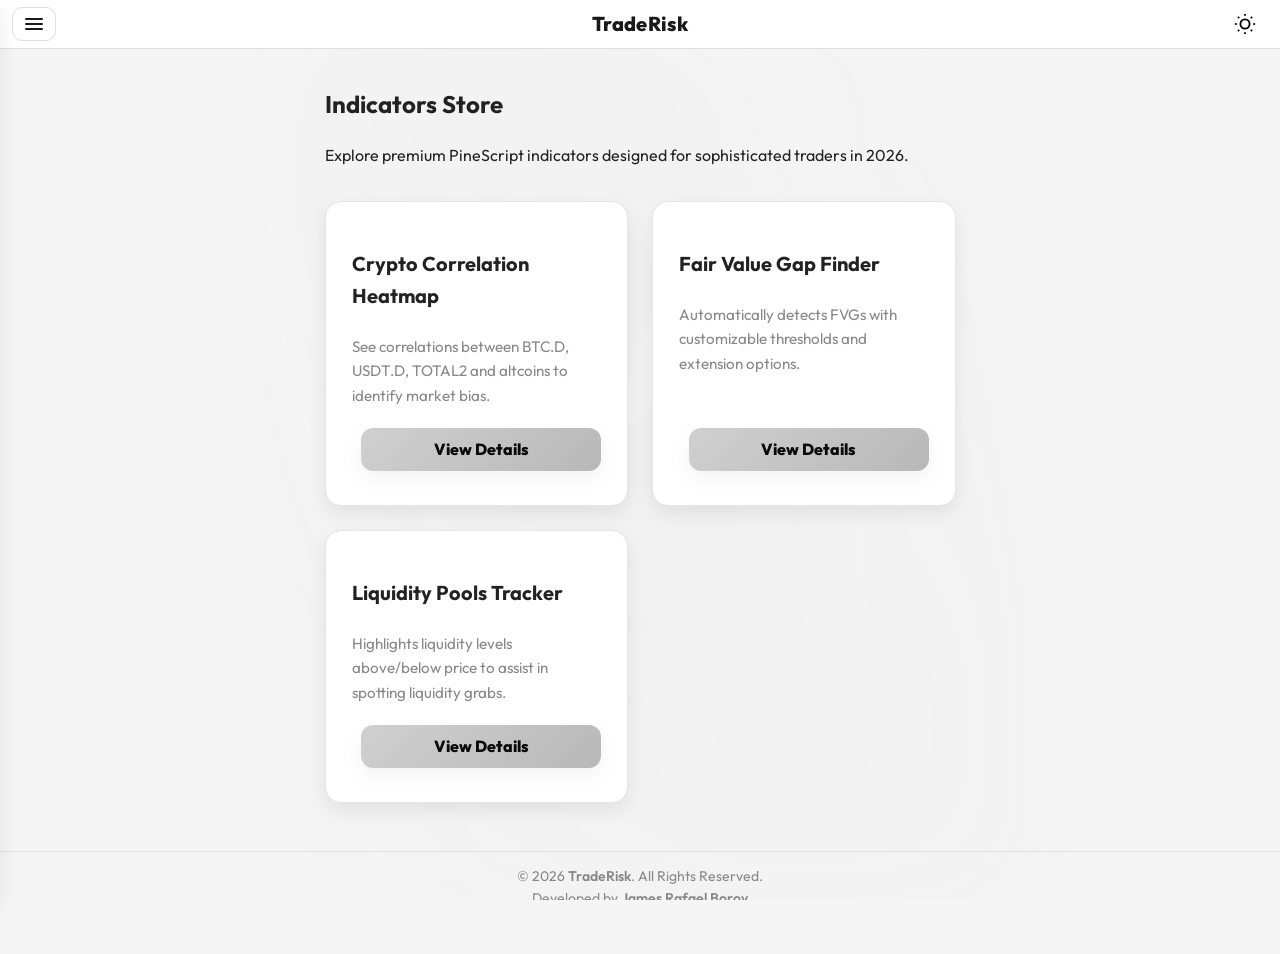
<file: pages/indicators.html>
<!DOCTYPE html>
<html lang="en" data-theme="dark">
<head>
  <meta charset="UTF-8">
  <meta name="viewport" content="width=device-width, initial-scale=1">
  <title>Indicators Store | TradeRisk Calculator</title>
  <link rel="stylesheet" href="/styles.css">
  <link rel="stylesheet" href="https://cdnjs.cloudflare.com/ajax/libs/font-awesome/6.4.0/css/all.min.css">
  <link rel="icon" type="image/svg+xml" href="/images/favicon.svg">
</head>
<body>
  <div class="safe" id="app">
    <!-- Header -->
    <div id="header"></div>

    <main class="wrap">
      <section class="container">
        <h2 class="pageTitle">Indicators Store</h2>
        <p class="subtitle">Explore premium PineScript indicators designed for sophisticated traders in 2026.</p>

        <div class="grid indicators-grid">
          <!-- Card 1 -->
          <div class="card indicator-card">
            <h3 class="indicator-title">Crypto Correlation Heatmap</h3>
            <p class="indicator-desc">
              See correlations between BTC.D, USDT.D, TOTAL2 and altcoins to identify market bias.
            </p>
            <div class="card-actions">
              <a href="/pages/indicator-details.html?id=heatmap" class="primaryBtn">
                <div class="gradientLayer">View Details</div>
              </a>
            </div>
          </div>

          <!-- Card 2 -->
          <div class="card indicator-card">
            <h3 class="indicator-title">Fair Value Gap Finder</h3>
            <p class="indicator-desc">
              Automatically detects FVGs with customizable thresholds and extension options.
            </p>
            <div class="card-actions">
              <a href="/pages/indicator-details.html?id=fvg" class="primaryBtn">
                <div class="gradientLayer">View Details</div>
              </a>
            </div>
          </div>

          <!-- Card 3 -->
          <div class="card indicator-card">
            <h3 class="indicator-title">Liquidity Pools Tracker</h3>
            <p class="indicator-desc">
              Highlights liquidity levels above/below price to assist in spotting liquidity grabs.
            </p>
            <div class="card-actions">
              <a href="/pages/indicator-details.html?id=liquidity" class="primaryBtn">
                <div class="gradientLayer">View Details</div>
              </a>
            </div>
          </div>
        </div>
      </section>
    </main>

    <!-- Footer -->
    <div id="footer"></div>
  </div>

  <script src="../load-components.js" defer></script>
  <script src="../functions.js" defer></script>
</body>
</html>
</file>
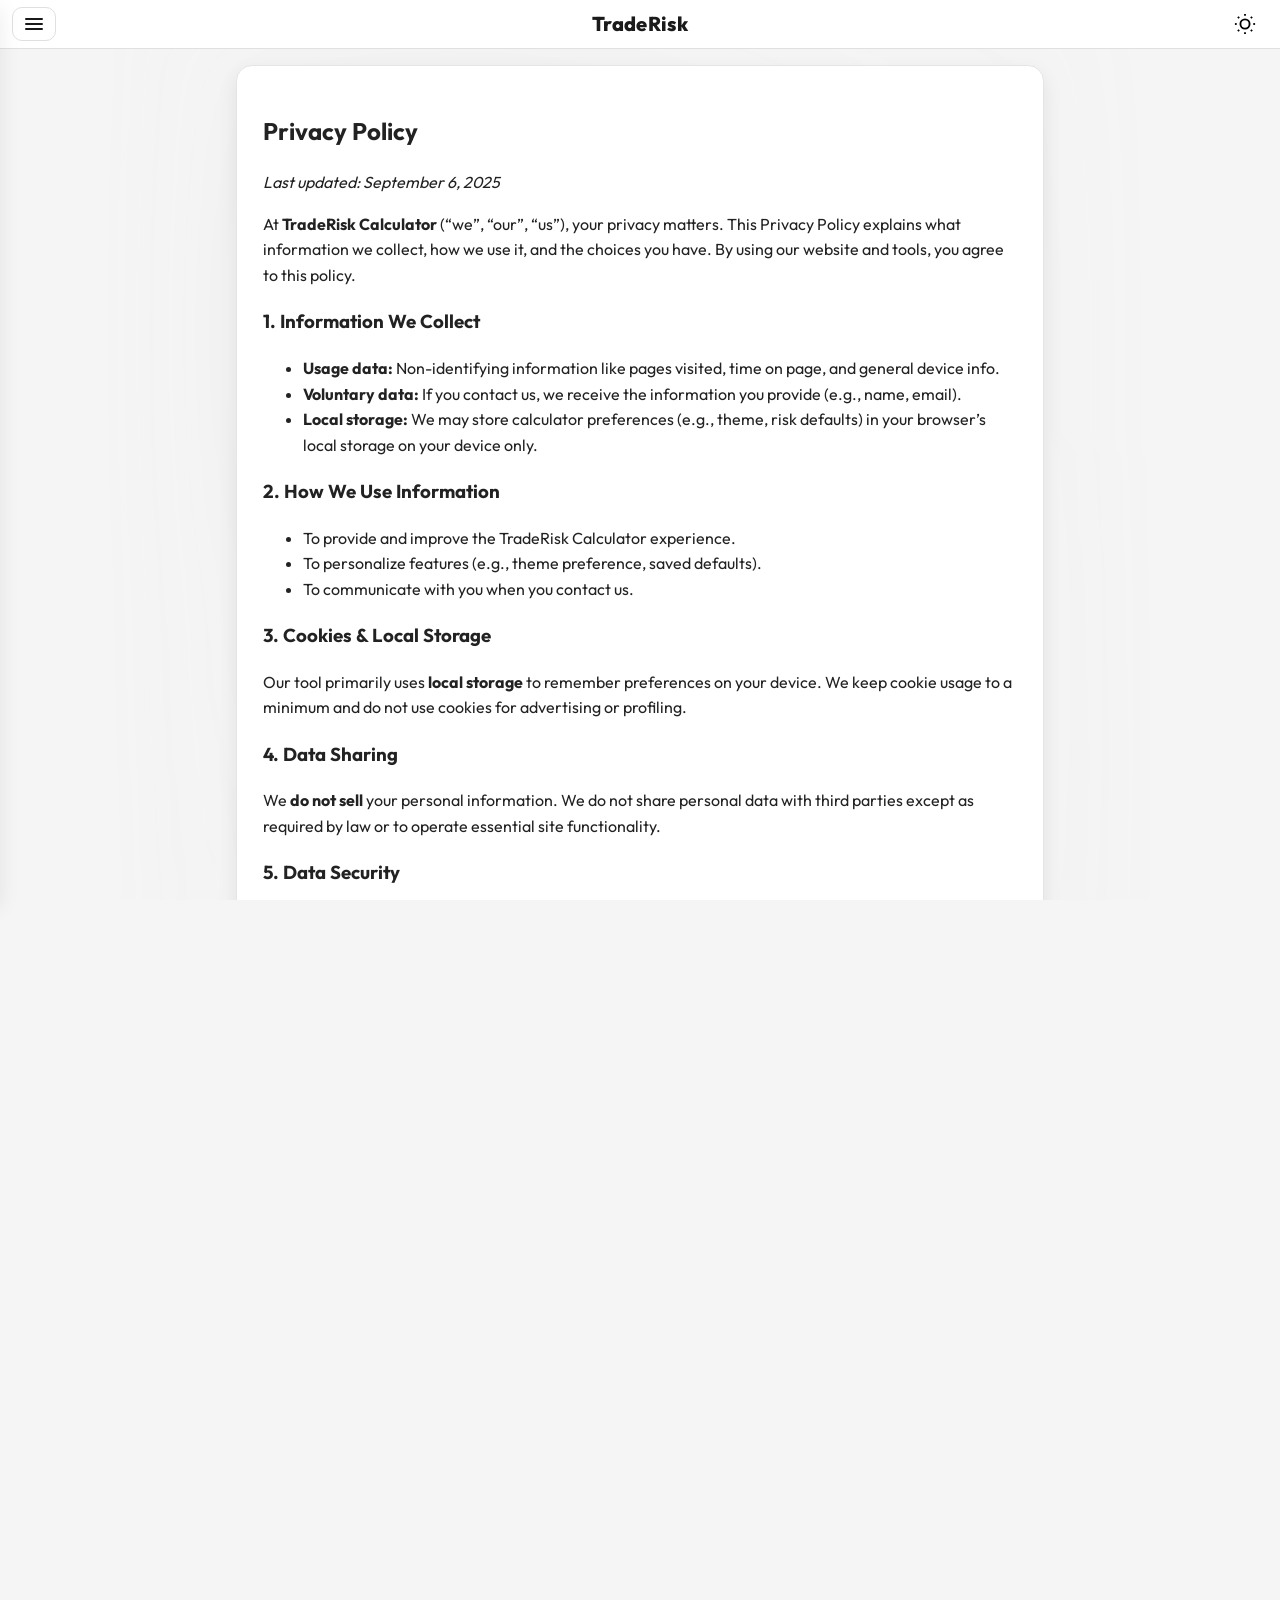
<file: pages/privacy-policy.html>
<!DOCTYPE html>
<html lang="en" data-theme="dark">
<head>
  <meta charset="UTF-8" />
  <meta name="viewport" content="width=device-width, initial-scale=1" />
  <title>Privacy Policy | TradeRisk Calculator</title>
  <meta name="description" content="Learn how TradeRisk Calculator handles your data — what we collect, how we use it, cookies, local storage, your privacy rights (GDPR/CCPA), and how to contact us." />
  <link rel="canonical" href="/pages/privacy-policy.html" />
  <link rel="stylesheet" href="/styles.css" />
  <link rel="stylesheet" href="https://cdnjs.cloudflare.com/ajax/libs/font-awesome/6.4.0/css/all.min.css">
  <link rel="icon" type="image/svg+xml" href="/images/favicon.svg">
</head>
<body>
  <div class="safe" id="app">
    <!-- Header (shared component) -->
    <div id="header"></div>

    <main class="wrap">
      <section class="container">
        <div class="card">
          <h2>Privacy Policy</h2>
          <p><em>Last updated: September 6, 2025</em></p>

          <p>
            At <strong>TradeRisk Calculator</strong> (“we”, “our”, “us”), your privacy matters. This Privacy Policy explains
            what information we collect, how we use it, and the choices you have. By using our website and tools,
            you agree to this policy.
          </p>

          <h3>1. Information We Collect</h3>
          <ul>
            <li><strong>Usage data:</strong> Non-identifying information like pages visited, time on page, and general device info.</li>
            <li><strong>Voluntary data:</strong> If you contact us, we receive the information you provide (e.g., name, email).</li>
            <li><strong>Local storage:</strong> We may store calculator preferences (e.g., theme, risk defaults) in your browser’s local storage on your device only.</li>
          </ul>

          <h3>2. How We Use Information</h3>
          <ul>
            <li>To provide and improve the TradeRisk Calculator experience.</li>
            <li>To personalize features (e.g., theme preference, saved defaults).</li>
            <li>To communicate with you when you contact us.</li>
          </ul>

          <h3>3. Cookies & Local Storage</h3>
          <p>
            Our tool primarily uses <strong>local storage</strong> to remember preferences on your device.
            We keep cookie usage to a minimum and do not use cookies for advertising or profiling.
          </p>

          <h3>4. Data Sharing</h3>
          <p>
            We <strong>do not sell</strong> your personal information. We do not share personal data with third parties
            except as required by law or to operate essential site functionality.
          </p>

          <h3>5. Data Security</h3>
          <p>
            We take reasonable technical and organizational measures to protect information. No method of transmission or storage is 100% secure, so we cannot guarantee absolute security.
          </p>

          <h3>6. Your Rights</h3>
          <ul>
            <li><strong>Access/Correction/Deletion:</strong> You can request access to or deletion of any personal data you’ve voluntarily provided.</li>
            <li><strong>GDPR (EU/EEA):</strong> If applicable, you may have rights to access, rectify, erase, restrict processing, or data portability.</li>
            <li><strong>CCPA/CPRA (California):</strong> You may request to know, delete, or opt out of “sales” (we do not sell data).</li>
          </ul>

          <h3>7. Children’s Privacy</h3>
          <p>TradeRisk Calculator is not intended for children under 13. We do not knowingly collect data from children.</p>

          <h3>8. Third-Party Links</h3>
          <p>Our website may link to third-party sites. We are not responsible for their content or privacy practices.</p>

          <h3>9. Changes to This Policy</h3>
          <p>We may update this Privacy Policy to reflect improvements or legal requirements. Changes take effect when posted on this page.</p>

          <h3>10. Contact Us</h3>
          <p>
            Questions? Please <a href="contact.html">Contact Us</a>. You can also review our
            <a href="terms.html">Terms &amp; Conditions</a> and <a href="disclaimer.html">Disclaimer</a>.
          </p>
        </div>
      </section>
    </main>

    <!-- Footer (shared component) -->
    <div id="footer"></div>
  </div>

  <!-- Optional: lightweight FAQ schema to help SEO -->
  <script type="application/ld+json">
  {
    "@context":"https://schema.org",
    "@type":"FAQPage",
    "mainEntity":[
      {
        "@type":"Question",
        "name":"Do you sell my personal data?",
        "acceptedAnswer":{"@type":"Answer","text":"No. TradeRisk Calculator does not sell your personal information."}
      },
      {
        "@type":"Question",
        "name":"What do you store in my browser?",
        "acceptedAnswer":{"@type":"Answer","text":"We may store preferences like theme and default calculator values in local storage on your device."}
      },
      {
        "@type":"Question",
        "name":"How can I contact you about privacy?",
        "acceptedAnswer":{"@type":"Answer","text":"Visit our Contact page to reach us with privacy questions or requests."}
      }
    ]
  }
  </script>

  <script src="/load-components.js" defer></script>
  <script src="/functions.js" defer></script>
</body>
</html>
</file>
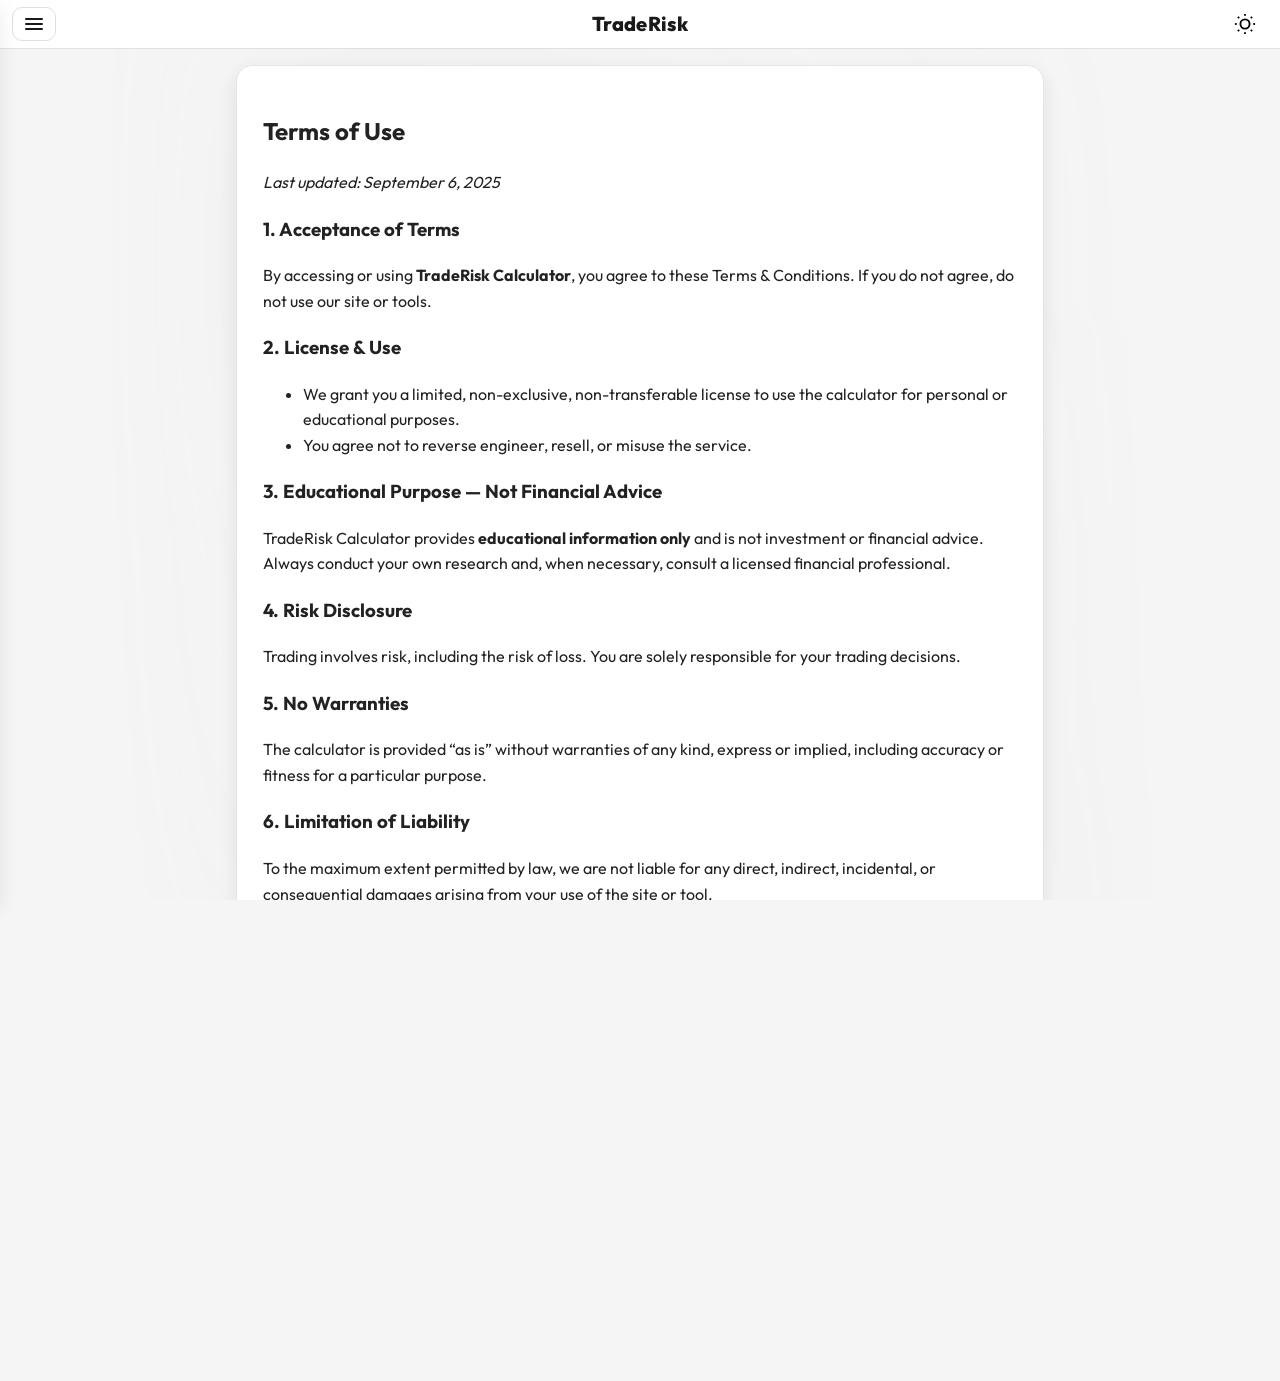
<file: pages/terms.html>
<!DOCTYPE html>
<html lang="en" data-theme="dark">
<head>
  <meta charset="UTF-8" />
  <meta name="viewport" content="width=device-width, initial-scale=1" />
  <title>Terms & Conditions | TradeRisk Calculator</title>
  <meta name="description" content="Read the Terms & Conditions for using TradeRisk Calculator. Learn about license, acceptable use, risk disclosures, limitations of liability, and contact details." />
  <link rel="canonical" href="/pages/terms.html" />
  <link rel="stylesheet" href="/styles.css" />
  <link rel="stylesheet" href="https://cdnjs.cloudflare.com/ajax/libs/font-awesome/6.4.0/css/all.min.css">
  <link rel="icon" type="image/svg+xml" href="/images/favicon.svg">
</head>
<body>
  <div class="safe" id="app">
    <!-- Header (shared component) -->
    <div id="header"></div>

    <main class="wrap">
      <section class="container">
        <div class="card">
          <h2>Terms of Use</h2>
          <p><em>Last updated: September 6, 2025</em></p>

          <h3>1. Acceptance of Terms</h3>
          <p>By accessing or using <strong>TradeRisk Calculator</strong>, you agree to these Terms &amp; Conditions. If you do not agree, do not use our site or tools.</p>

          <h3>2. License &amp; Use</h3>
          <ul>
            <li>We grant you a limited, non-exclusive, non-transferable license to use the calculator for personal or educational purposes.</li>
            <li>You agree not to reverse engineer, resell, or misuse the service.</li>
          </ul>

          <h3>3. Educational Purpose — Not Financial Advice</h3>
          <p>
            TradeRisk Calculator provides <strong>educational information only</strong> and is not investment or financial advice.
            Always conduct your own research and, when necessary, consult a licensed financial professional.
          </p>

          <h3>4. Risk Disclosure</h3>
          <p>
            Trading involves risk, including the risk of loss. You are solely responsible for your trading decisions.
          </p>

          <h3>5. No Warranties</h3>
          <p>The calculator is provided “as is” without warranties of any kind, express or implied, including accuracy or fitness for a particular purpose.</p>

          <h3>6. Limitation of Liability</h3>
          <p>
            To the maximum extent permitted by law, we are not liable for any direct, indirect, incidental, or consequential damages arising from your use of the site or tool.
          </p>

          <h3>7. Changes to the Service</h3>
          <p>We may modify, suspend, or discontinue any part of the service at any time without notice.</p>

          <h3>8. Updates to These Terms</h3>
          <p>We may update these Terms. Continued use after updates constitutes acceptance of the revised Terms.</p>

          <h3>9. Contact</h3>
          <p>
            Questions about these Terms? <a href="contact.html">Contact Us</a>.
            You can also read our <a href="privacy-policy.html">Privacy Policy</a> and <a href="disclaimer.html">Disclaimer</a>.
          </p>
        </div>
      </section>
    </main>

    <!-- Footer (shared component) -->
    <div id="footer"></div>
  </div>

  <script src="/load-components.js" defer></script>
  <script src="/functions.js" defer></script>
</body>
</html>
</file>
<file: styles.css>
/* ===== Imports & Base Reset ===== */
@import url('./global.css');
@import url('https://fonts.googleapis.com/css2?family=Outfit:wght@400;500;600;700;800&display=swap');
*{box-sizing:border-box}
html,body{height:100%;width:100%;overflow-x:hidden}
body{margin:0;background:var(--background);font-family:'Outfit',system-ui,Segoe UI,Roboto,Arial,sans-serif;color:var(--inputText);font-size:var(--fs-base);line-height:var(--lh-relaxed)}
.icon{display:block;stroke-linecap:round;stroke-linejoin:round}
.safe{min-height:100vh;min-height:100dvh;display:flex;flex-direction:column;background:var(--background)}
main{flex:1 0 auto}

/* ===== Header ===== */
.header{position:sticky;top:0;z-index:2;display:flex;align-items:center;justify-content:center;background:var(--headerBg);border-bottom:1px solid var(--headerBorder);padding:12px 16px}
.headerTitle{margin:0;color:var(--headerText);font-size:var(--fs-lg);font-weight:800;letter-spacing:.3px;line-height:var(--lh-tight)}
.headerTitle .app-title-link{text-decoration:none;color:inherit;cursor:pointer;transition:color .2s ease;font-size:inherit}
.headerTitle .app-title-link:hover{color:var(--accent)}

/* ===== Theme Toggle (Header Button Positioning) ===== */
.themeToggle{position:absolute;right:16px;top:50%;transform:translateY(-50%);background:none;border:0;color:var(--headerText);cursor:pointer;padding:8px;transition:opacity .15s ease,transform .15s ease;font-size:var(--fs-base);line-height:var(--lh-tight)}
.themeToggle:hover{opacity:.9;transform:translateY(-50%) scale(1.02)}

/* ===== Nav Toggle (Hamburger) ===== */
.navToggle{position:absolute;left:12px;top:50%;transform:translateY(-50%);background:none;border:1px solid var(--headerBorder);border-radius:10px;padding:10px 12px;cursor:pointer;display:inline-flex;flex-direction:column;gap:3px;align-items:center;justify-content:center;transition:background .15s ease,border-color .15s ease,transform .08s ease}
.navToggle:hover{background:color-mix(in oklab,var(--headerBg) 92%,var(--white));border-color:color-mix(in oklab,var(--headerBorder) 70%,var(--accent));transform:translateY(-50%) scale(1.02)}
.navToggle:active{transform:translateY(-50%) scale(.98)}
.navToggle:focus-visible{outline:2px solid var(--accent);outline-offset:2px}
.navBar{width:18px;height:2px;background:var(--headerText);border-radius:2px;display:block}

/* ===== Container & Card ===== */
.container{padding:16px 16px 48px;position:relative;z-index:0}
.container::before{content:"";position:absolute;top:-60px;left:-60px;right:-60px;bottom:-60px;z-index:-1;border-radius:30px;background:radial-gradient(circle at 30% 20%,var(--glow-primary),transparent 60%),radial-gradient(circle at 70% 80%,var(--glow-secondary),transparent 65%);filter:blur(50px);opacity:.8;pointer-events:none}
.card{background:var(--cardBg);border:1px solid var(--cardBorder);border-radius:16px;padding:26px;box-shadow:var(--shadow);position:relative;z-index:1;font-size:var(--fs-base);transition:box-shadow .2s ease,border-color .2s ease}
.card::after{content:"";position:absolute;top:0;left:0;right:0;bottom:0;border-radius:16px;background:linear-gradient(135deg,rgba(255,255,255,.05) 0%,transparent 50%,rgba(255,255,255,.02) 100%);pointer-events:none;opacity:0;transition:opacity .3s ease}
.card:hover{box-shadow:0 14px 40px rgba(192,192,192,.15),var(--shadow);border-color:color-mix(in oklab,var(--cardBorder) 70%,var(--accent))}
.card:hover::after{opacity:1}
.wrap{max-width:840px;margin-inline:auto}

/* ===== Form & Inputs ===== */
.fieldWrap{margin-bottom:14px}
.labelRow{display:flex;justify-content:space-between;margin-bottom:6px}
.label{color:var(--label);font-size:var(--fs-sm);padding-left:6px;line-height:var(--lh-normal)}
.hint{color:var(--hint);font-size:var(--fs-xs);padding-right:9px;line-height:var(--lh-normal)}
.inputRow{position:relative}
.input{width:100%;background:var(--inputBg);border:1px solid var(--inputBorder);color:var(--inputText);padding:16px;border-radius:12px;font-size:var(--fs-md);line-height:var(--lh-tight);outline:none;padding-right:92px;transition:box-shadow .15s ease,border-color .15s ease;font-weight:700;position:relative}
.input.padForPrefix{padding-left:28px}
.input:focus{box-shadow:0 0 0 2px color-mix(in oklab,var(--accent) 40%,transparent),0 0 16px rgba(192,192,192,.15);border-color:var(--accent);transform:scale(1.01)}
.prefix{position:absolute;left:10px;top:50%;transform:translateY(-50%);color:var(--miniBtnText);font-size:var(--fs-sm);pointer-events:none;line-height:var(--lh-tight)}
.suffix{position:absolute;right:76px;top:50%;transform:translateY(-50%);color:var(--miniBtnText);font-size:var(--fs-sm);pointer-events:none;line-height:var(--lh-tight)}
input[type="number"]::-webkit-outer-spin-button,input[type="number"]::-webkit-inner-spin-button{-webkit-appearance:none;margin:0}
input[type="number"]{-moz-appearance:textfield;appearance:textfield}

/* ===== Small Buttons (Mini) ===== */
.miniBtn{position:absolute;right:6px;top:6px;bottom:6px;border-radius:10px;background:var(--miniBtnBg);border:1px solid var(--miniBtnBorder);padding:0 10px;display:flex;align-items:center;justify-content:center;cursor:pointer;transition:background-color .12s ease,border-color .12s ease,transform .08s ease}
.miniBtn:hover{background:color-mix(in oklab,var(--miniBtnBg) 92%,var(--white));border-color:color-mix(in oklab,var(--miniBtnBorder) 70%,var(--accent));transform:translateY(-1px)}
.miniBtn:active{transform:translateY(0)}
.miniBtnText{color:var(--miniBtnText);font-size:var(--fs-xs);font-weight:600;user-select:none;line-height:var(--lh-tight)}

/* ===== Output Boxes ===== */
.outBox{background:var(--outBg);border:1px solid var(--outBorder);border-radius:12px;padding:16px 14px;margin-bottom:12px}
.outLabel{color:var(--outLabel);font-size:var(--fs-xs);margin-bottom:4px;line-height:var(--lh-tight)}
.outValue{color:var(--outValue);font-size:clamp(22px,5.5vw,30px);font-weight:800;letter-spacing:.2px;line-height:var(--lh-tight)}

/* ===== Primary Button ===== */
.actions{margin-top:16px;display:flex;justify-content:center}
.primaryBtn{border-radius:12px;cursor:pointer;border:0;background:none;min-width:240px;transition:transform .1s ease;font-size:var(--fs-base);line-height:var(--lh-tight);text-decoration:none;display:inline-block}
.primaryBtn:active{transform:translateY(0)}
.gradientLayer{background:var(--buttonBg);padding:12px 20px;text-align:center;font-weight:800;color:var(--buttonText);border-radius:12px;box-shadow:var(--shadow-accent);transition:filter .12s ease,transform .08s ease,box-shadow .12s ease,background .12s ease;font-size:var(--fs-base);line-height:var(--lh-tight);position:relative;overflow:hidden}
.gradientLayer::before{content:"";position:absolute;top:-50%;left:-50%;width:200%;height:200%;background:linear-gradient(45deg,transparent 30%,rgba(255,255,255,.1) 50%,transparent 70%);opacity:0;transition:opacity .3s ease}
.primaryBtn:hover .gradientLayer::before{opacity:1}
@supports (background:color-mix(in oklab,black,white)){.primaryBtn:hover .gradientLayer{background:var(--buttonBgHover);transform:translateY(-1px);box-shadow:0 10px 28px rgba(192,192,192,.25)}.primaryBtn:active .gradientLayer{background:var(--buttonBgActive);transform:translateY(0)}}
@supports not (background:color-mix(in oklab,black,white)){.primaryBtn:hover .gradientLayer{filter:brightness(1.08);transform:translateY(-1px);box-shadow:0 10px 28px rgba(192,192,192,.25)}.primaryBtn:active .gradientLayer{filter:brightness(.96);transform:translateY(0)}}
.primaryBtn[disabled] .gradientLayer,.primaryBtn:disabled .gradientLayer{opacity:.6;filter:saturate(.8);cursor:not-allowed;box-shadow:none}

/* ===== Toast ===== */
#toast{position:fixed;left:50%;bottom:calc(25vh + 100px);transform:translateX(-50%) translateY(20px);background:color-mix(in oklab,var(--background) 90%,var(--black));color:var(--outValue);border:1px solid var(--outBorder);padding:10px 14px;border-radius:10px;font-size:var(--fs-sm);letter-spacing:.2px;opacity:0;pointer-events:none;transition:opacity .2s ease,transform .2s ease;z-index:10;line-height:var(--lh-normal)}
#toast.show{opacity:1;transform:translateX(-50%) translateY(0)}

/* ===== Site Footer ===== */
.footer{text-align:center;padding:16px;font-size:var(--fs-sm);color:var(--hint);border-top:1px solid var(--headerBorder);background:var(--background);margin-top:auto;line-height:var(--lh-normal)}
.footer .author{color:var(--hint);font-weight:600;cursor:pointer;transition:color .2s ease}
.footer .author:hover{color:color-mix(in oklab,var(--hint) 85%,var(--white))}
.footer-brand{margin:0 0 6px;font-size:var(--fs-sm);color:var(--hint);line-height:var(--lh-tight)}
.footer-home-link{color:var(--hint);text-decoration:none;font-weight:600;transition:color .2s ease;font-size:var(--fs-sm);line-height:var(--lh-tight)}
.footer-home-link:hover{color:var(--hint);text-decoration:underline}
.footer-dev{margin:0 0 10px;font-size:var(--fs-sm);color:var(--hint);line-height:var(--lh-tight)}
.footer-links{margin-top:6px;display:flex;justify-content:center;flex-wrap:wrap;gap:8px}
.policy-link{color:var(--miniBtnText);text-decoration:none;font-weight:500;transition:color .2s ease;font-size:var(--fs-sm);line-height:var(--lh-tight)}
.policy-link:hover{color:var(--accent);text-decoration:none}
.footer-links .policy-link.active{color:var(--accent);font-weight:700;text-decoration:none}
.footer .divider{color:var(--hint);margin:0 4px}

/* ===== Help Icon ===== */
.help-icon{position:absolute;top:15px;right:21px;width:20px;height:20px;background-color:var(--miniBtnBg);border:1px solid var(--miniBtnBorder);color:var(--miniBtnText);font-size:var(--fs-sm);font-weight:700;display:flex;align-items:center;justify-content:center;border-radius:50%;cursor:pointer;transition:all .2s ease;box-shadow:0 2px 6px color-mix(in oklab,var(--black) 25%,transparent);line-height:var(--lh-tight)}
.help-icon:hover{background-color:color-mix(in oklab,var(--miniBtnBg) 75%,var(--accent));color:var(--buttonText);border-color:color-mix(in oklab,var(--miniBtnBorder) 70%,var(--accent));box-shadow:0 3px 10px color-mix(in oklab,var(--accent) 50%,transparent)}

/* ===== Modal ===== */
.modal{display:none;position:fixed;z-index:9999;inset:0;overflow-y:auto;background-color:var(--overlay);padding:max(12px,env(safe-area-inset-top)) max(12px,env(safe-area-inset-right)) max(12px,env(safe-area-inset-bottom)) max(12px,env(safe-area-inset-left));-webkit-overflow-scrolling:touch;overscroll-behavior:contain}
.modal-content{background-color:var(--cardBg);border:1px solid var(--cardBorder);border-radius:16px;margin:2rem auto;max-width:780px;width:min(92vw,780px);padding:clamp(16px,3.5vw,28px);box-shadow:var(--shadow);animation:fadeIn .3s ease-in-out;font-size:var(--fs-base)}
.modal-title{text-align:center;margin-bottom:clamp(10px,2.2vw,16px);color:var(--inputText);font-size:var(--modal-title-size);font-weight:800;line-height:var(--lh-tight)}
.tutorial-step{margin-bottom:clamp(16px,3.5vw,24px)}
.tutorial-step p{color:var(--inputText);font-size:var(--modal-body-size);line-height:var(--lh-relaxed);margin:6px 0}
.tutorial-img{display:block;width:100%;max-width:100%;height:auto;border-radius:12px;margin:clamp(8px,2vw,12px) auto;box-shadow:0 4px 14px color-mix(in oklab,var(--black) 30%,transparent)}
.modal-footer{text-align:center;margin-top:clamp(12px,2.5vw,18px)}
.close-modal{color:var(--miniBtnText);float:right;font-size:var(--modal-close-size);font-weight:700;cursor:pointer;transition:color .2s ease;line-height:1;padding:4px 6px}
.close-modal:hover{color:var(--accent)}
.modal .primaryBtn{min-width:min(220px,80vw)}
@media (max-width:480px){.modal-content{margin:1.25rem auto;border-radius:14px}.tutorial-img{border-radius:10px}.close-modal{padding:6px 8px}}
@media (prefers-reduced-motion:reduce){.modal-content{animation:none}}
@keyframes fadeIn{from{opacity:0;transform:scale(.96)}to{opacity:1;transform:scale(1)}}

/* ===== Card Links ===== */
.card a:not(.policy-link){color:var(--accent);text-decoration:none;transition:opacity .15s ease;font-size:inherit;line-height:var(--lh-tight)}
.card a:not(.policy-link):hover{opacity:.9}

/* ===== Icon Styling ===== */
.card ul li i{margin-right:0.75rem;color:var(--accent);min-width:1.5rem;display:inline-block;text-align:center}
.feature-icon i,.step-card i,.hero-icon-container i{color:inherit}

/* ===== Indicators Store ===== */
.indicators-grid{display:grid;grid-template-columns:repeat(auto-fit,minmax(280px,1fr));gap:1.5rem;margin-top:2rem}
.indicator-card{display:flex;flex-direction:column;justify-content:space-between;transition:all .3s ease}
.indicator-card:hover{transform:translateY(-6px);box-shadow:0 16px 40px rgba(192,192,192,.15)}
.indicator-title{font-size:1.25rem;font-weight:700;margin-bottom:.5rem;color:var(--inputText)}
.indicator-desc{flex-grow:1;font-size:.95rem;color:var(--hint);margin-bottom:1.25rem}
.card-actions{text-align:right}

/* ===== Homepage: Hero ===== */
.hero{display:grid;grid-template-columns:1fr 1fr;gap:2rem;align-items:center;padding:clamp(2rem,6vw,4rem) 1rem;margin-bottom:2rem}
.hero-content{max-width:520px}
.hero-title{font-size:clamp(2rem,5vw,2.75rem);font-weight:800;line-height:var(--lh-tight);margin:0 0 1rem;color:var(--inputText)}
.hero-subtitle{font-size:var(--fs-base);color:var(--hint);line-height:var(--lh-relaxed);margin-bottom:1.5rem}
.hero-actions{display:flex;flex-wrap:wrap;gap:1rem}
.secondaryBtn{border-radius:12px;padding:12px 20px;font-weight:700;font-size:var(--fs-base);border:1px solid var(--cardBorder);background:var(--cardBg);color:var(--inputText);transition:all .15s ease;text-decoration:none;display:inline-block}
.secondaryBtn:hover{border-color:var(--accent);color:var(--accent);box-shadow:0 8px 20px rgba(192,192,192,.1)}
.hero-graphic{display:flex;align-items:center;justify-content:center}
.hero-icon-container{font-size:clamp(6rem,15vw,10rem);color:var(--accent);opacity:.9;filter:drop-shadow(0 0 20px rgba(192,192,192,.15));animation:float 6s ease-in-out infinite}
@keyframes float{0%,100%{transform:translateY(0)},50%{transform:translateY(-20px)}}
.hero-graphic img{max-width:100%;height:auto;border-radius:16px;box-shadow:var(--shadow)}

/* ===== Responsive Hero ===== */
@media (max-width:768px){.hero{grid-template-columns:1fr;padding:clamp(1.5rem,4vw,2.5rem) 1rem}.hero-actions{flex-direction:column}.primaryBtn{min-width:100%}}

/* ===== Features Section ===== */
.features{text-align:center;margin-top:4rem;margin-bottom:4rem}
.sectionTitle{font-size:clamp(1.75rem,4.5vw,2.25rem);font-weight:800;margin-bottom:2rem;color:var(--inputText)}
.features-grid{display:grid;grid-template-columns:repeat(auto-fit,minmax(240px,1fr));gap:1.5rem}
.feature-card{text-align:left;padding:1.5rem;border-radius:16px;transition:transform .15s ease,box-shadow .15s ease;position:relative;overflow:hidden;background:var(--cardBg);border:1px solid var(--cardBorder)}
.feature-icon{font-size:2.5rem;color:var(--accent);margin-bottom:1rem}
.feature-card h3{margin:0 0 .75rem;font-size:1.25rem;font-weight:700;color:var(--inputText)}
.feature-card p{margin:0;font-size:.95rem;line-height:var(--lh-relaxed);color:var(--hint)}
.feature-card::before{content:"";position:absolute;top:-50%;right:-50%;width:200%;height:200%;background:radial-gradient(circle,rgba(255,255,255,.08) 0%,transparent 70%);opacity:0;transition:opacity .3s ease;pointer-events:none}
.feature-card:hover{transform:translateY(-4px);box-shadow:0 12px 32px rgba(192,192,192,.12),var(--shadow-accent)}
.feature-card:hover::before{opacity:1}

/* ===== How It Works Section ===== */
.how-it-works{text-align:center;margin-bottom:4rem}
.steps-grid{display:grid;grid-template-columns:repeat(auto-fit,minmax(200px,1fr));gap:2rem;margin-top:2rem}
.step-card{background:var(--cardBg);border:1px solid var(--cardBorder);border-radius:16px;padding:2rem 1.5rem;position:relative;text-align:center;transition:all .2s ease}
.step-number{font-size:3rem;font-weight:800;color:var(--accent);margin-bottom:1rem;line-height:1}
.step-card h3{font-size:1.15rem;font-weight:700;margin:0 0 .75rem;color:var(--inputText)}
.step-card p{font-size:.95rem;color:var(--hint);margin:0;line-height:var(--lh-relaxed)}
.step-card:hover{transform:translateY(-4px);box-shadow:0 12px 32px rgba(192,192,192,.12)}
.feature-card h3{margin:0 0 .75rem;font-size:1.25rem;font-weight:700;color:var(--inputText)}
.feature-card p{margin:0;font-size:.95rem;line-height:var(--lh-relaxed);color:var(--hint)}

/* ===== CTA Section ===== */
.cta{text-align:center;margin:5rem auto;max-width:640px;padding:3rem 1.5rem;border-radius:18px;background:var(--cardBg);border:1px solid var(--cardBorder);box-shadow:var(--shadow)}
.cta h2{font-size:clamp(1.5rem,4vw,2rem);font-weight:800;margin-bottom:1rem}
.cta p{font-size:1rem;color:var(--hint);margin-bottom:1.5rem}

/* ===== Sidebar: Backdrop & Panel ===== */
.sidebar-backdrop{position:fixed;inset:0;background:var(--overlaySoft);z-index:9997;opacity:0;pointer-events:none;transition:opacity .2s ease-in-out;backdrop-filter:blur(2px)}
.sidebar-backdrop.show{opacity:1;pointer-events:auto}
.sidebar{position:fixed;top:0;left:0;bottom:0;z-index:9998;width:min(86vw,320px);background:var(--cardBg);border-right:1px solid var(--cardBorder);box-shadow:var(--shadow);transform:translateX(-100%);transition:transform .25s ease-in-out;display:flex;flex-direction:column;padding:14px 12px;padding-top:calc(14px + env(safe-area-inset-top,0));padding-bottom:calc(12px + env(safe-area-inset-bottom,0));will-change:transform;contain:layout paint}
.sidebar.open{transform:translateX(0)}

/* ===== Sidebar: Header & Close ===== */
.sidebarHeader{display:flex;align-items:center;justify-content:space-between;padding:6px 4px 10px}
.sidebarTitle{font-weight:800;color:var(--inputText);font-size:var(--fs-md)}
.sidebarClose{background:none;border:0;color:var(--miniBtnText);font-size:28px;line-height:1;cursor:pointer;border-radius:8px;padding:2px 6px;transition:color .15s ease,background .15s ease,transform .08s ease}
.sidebarClose:hover{background:color-mix(in oklab,var(--cardBg) 92%,var(--white))}
.sidebarClose:active{transform:scale(.98)}
.sidebarClose:focus-visible{outline:2px solid var(--accent);outline-offset:2px}

/* ===== Sidebar: Nav & Links ===== */
.sidebarNav{display:flex;flex-direction:column;gap:8px;padding:8px 2px}
.sidebarLink{text-decoration:none;color:var(--miniBtnText);font-weight:600;font-size:var(--fs-base);padding:10px 10px;border-radius:10px;transition:background .15s ease,color .15s ease,filter .12s ease,transform .08s ease;will-change:background,transform}
@supports (background:color-mix(in oklab,black,white)){.sidebarLink:hover,.sidebarLink:focus-visible{background:var(--buttonBgHover);color:var(--buttonText);text-shadow:0 0 1px color-mix(in oklab,var(--black) 20%,transparent)}.sidebarLink:active{background:var(--buttonBgActive);color:var(--buttonText);transform:translateY(0)}.sidebarLink.active{background:var(--buttonBg);color:var(--buttonText);text-shadow:0 0 1px color-mix(in oklab,var(--black) 20%,transparent)}}
@supports not (background:color-mix(in oklab,black,white)){.sidebarLink:hover,.sidebarLink:focus-visible{background:var(--buttonBg);color:var(--buttonText);filter:brightness(1.05);transform:translateY(-1px);text-shadow:0 0 1px color-mix(in oklab,var(--black) 20%,transparent)}.sidebarLink:active{background:var(--buttonBg);color:var(--buttonText);filter:brightness(.96);transform:translateY(0)}.sidebarLink.active{background:var(--buttonBg);color:var(--buttonText);text-shadow:0 0 1px color-mix(in oklab,var(--black) 20%,transparent)}}
.sidebarDivider{height:1px;background:var(--cardBorder);margin:10px 0}

/* ===== Sidebar: Page Lock & Motion ===== */
body.sidebar-open{overflow:hidden;touch-action:none;-webkit-overflow-scrolling:auto}
@media (prefers-reduced-motion:reduce){.sidebar{transition:none}.sidebar-backdrop{transition:none}}

/* ===== Sidebar: Actions & Footer ===== */
.sidebarActions{display:flex;justify-content:center;padding:6px 4px 10px}
.sidebarFooter{margin-top:auto;display:flex;align-items:center;justify-content:flex-end;gap:8px;padding:8px 4px 0 4px;border-top:1px solid var(--cardBorder)}
.sidebarFootLabel{font-size:var(--fs-sm,.9rem);color:var(--miniBtnText);font-weight:700;letter-spacing:.2px}
.sidebarThemeToggle{color:var(--miniBtnText)}
:root[data-theme="dark"] .sidebarThemeToggle{color:var(--white)}
</file>
